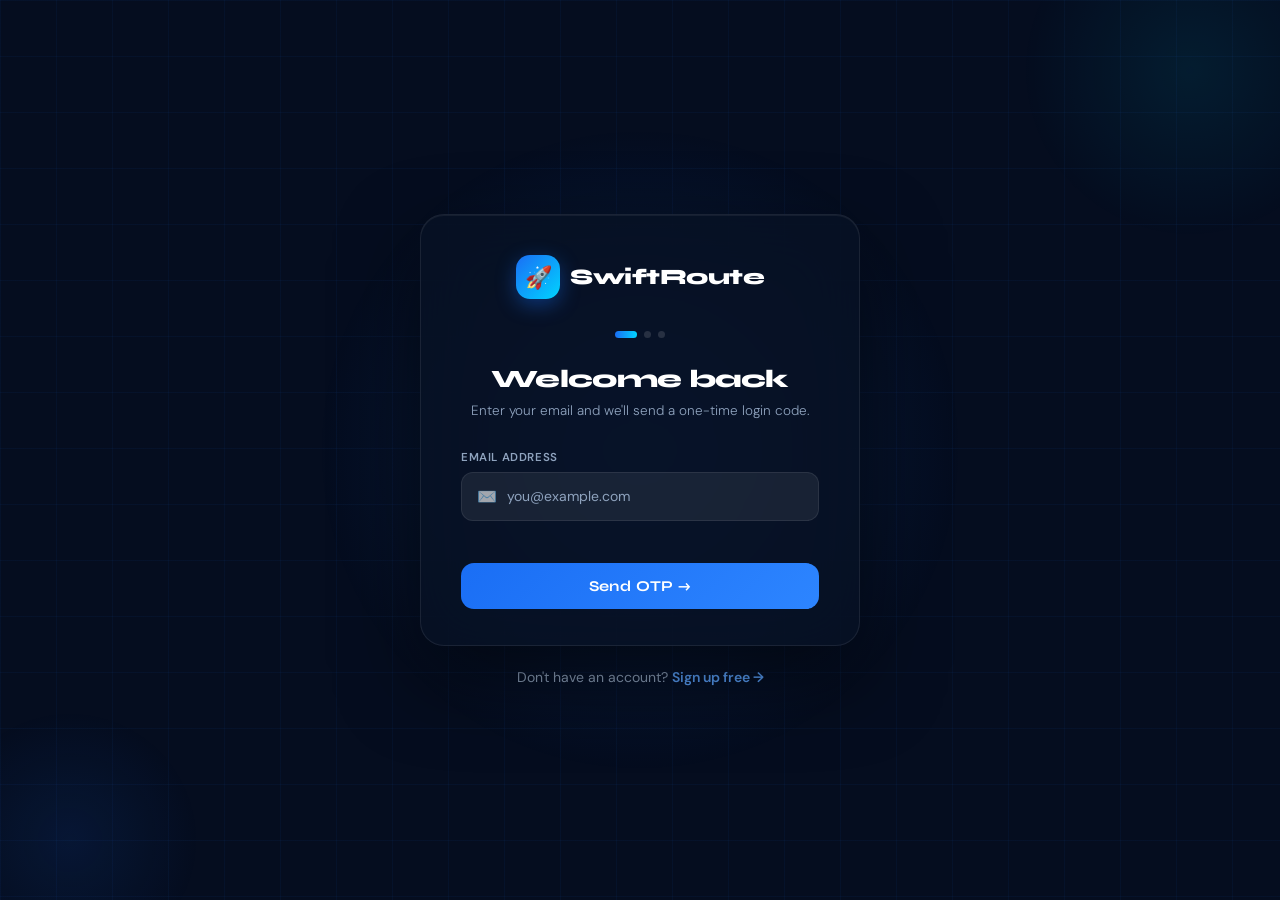
<file: login.html>
<!DOCTYPE html>
<html lang="en">
<head>
<meta charset="UTF-8">
<meta name="viewport" content="width=device-width, initial-scale=1.0">
<title>SwiftRoute — Login</title>
<link rel="preconnect" href="https://fonts.googleapis.com">
<link href="https://fonts.googleapis.com/css2?family=Syne:wght@400;600;700;800&family=DM+Sans:opsz,wght@9..40,300;9..40,400;9..40,500;9..40,600&display=swap" rel="stylesheet">
<style>
*{margin:0;padding:0;box-sizing:border-box}
:root{
  --navy:#050d1f;--navy2:#0a1628;--blue:#1a6ef5;--blue2:#2d85ff;--blue3:#5aa3ff;
  --cyan:#00d4ff;--white:#fff;--white3:#8fa3be;
  --glass:rgba(255,255,255,0.04);--glass2:rgba(255,255,255,0.07);--glass3:rgba(255,255,255,0.13);
  --border:rgba(255,255,255,0.08);--border2:rgba(26,110,245,0.45);
  --success:#00e676;--error:#ff4d6d;
}
html,body{min-height:100%;font-family:'DM Sans',sans-serif;background:var(--navy);color:var(--white)}
body{min-height:100vh;display:flex;flex-direction:column;align-items:center;justify-content:center;padding:24px 16px;position:relative;overflow-x:hidden}
h1,h2,h3{font-family:'Syne',sans-serif}
a{text-decoration:none;color:inherit}
button{cursor:pointer;font-family:'DM Sans',sans-serif}
input{font-family:'DM Sans',sans-serif}

/* BG */
.bg{position:fixed;inset:0;pointer-events:none;z-index:0;overflow:hidden}
.bg-grid{position:absolute;inset:0;background-image:linear-gradient(rgba(26,110,245,.055) 1px,transparent 1px),linear-gradient(90deg,rgba(26,110,245,.055) 1px,transparent 1px);background-size:56px 56px;animation:gridMove 28s linear infinite}
@keyframes gridMove{to{background-position:56px 56px}}
.bg-glow{position:absolute;width:700px;height:700px;border-radius:50%;background:radial-gradient(circle,rgba(26,110,245,.18) 0%,transparent 65%);top:50%;left:50%;transform:translate(-50%,-50%);animation:pulse 5s ease-in-out infinite}
@keyframes pulse{0%,100%{transform:translate(-50%,-50%) scale(1)}50%{transform:translate(-50%,-50%) scale(1.1)}}
.orb{position:absolute;border-radius:50%;pointer-events:none}
.orb1{width:340px;height:340px;background:radial-gradient(circle,rgba(0,212,255,.08),transparent 70%);top:-100px;right:-80px;animation:floatY 8s ease-in-out infinite}
.orb2{width:260px;height:260px;background:radial-gradient(circle,rgba(26,110,245,.1),transparent 70%);bottom:-70px;left:-60px;animation:floatY 7s ease-in-out infinite;animation-delay:3.5s}
@keyframes floatY{0%,100%{transform:translateY(0)}50%{transform:translateY(-22px)}}

/* WRAP */
.wrap{position:relative;z-index:10;width:100%;max-width:440px;animation:cardIn .65s cubic-bezier(.22,1,.36,1) both}
@keyframes cardIn{from{opacity:0;transform:translateY(28px)}to{opacity:1;transform:translateY(0)}}

/* CARD */
.card{background:rgba(8,18,36,0.82);border:1px solid var(--border);border-radius:24px;padding:40px 40px 36px;backdrop-filter:blur(32px);box-shadow:0 32px 80px rgba(0,0,0,.55),inset 0 1px 0 rgba(255,255,255,.06)}

/* BRAND */
.brand{display:flex;align-items:center;gap:10px;justify-content:center;margin-bottom:32px}
.brand-logo{width:44px;height:44px;border-radius:14px;background:linear-gradient(135deg,var(--blue),var(--cyan));display:flex;align-items:center;justify-content:center;font-size:22px;box-shadow:0 6px 20px rgba(26,110,245,.4);flex-shrink:0}
.brand-name{font-family:'Syne',sans-serif;font-weight:800;font-size:22px;letter-spacing:-.5px}

/* STEPS */
.step{display:none}
.step.active{display:block;animation:stepIn .38s cubic-bezier(.22,1,.36,1) both}
@keyframes stepIn{from{opacity:0;transform:translateX(16px)}to{opacity:1;transform:translateX(0)}}

/* PROGRESS */
.dots{display:flex;gap:7px;justify-content:center;margin-bottom:26px}
.dot{width:7px;height:7px;border-radius:50%;background:var(--glass3);transition:all .35s}
.dot.on{width:22px;border-radius:4px;background:linear-gradient(90deg,var(--blue),var(--cyan))}

/* HEADINGS */
.ttl{font-size:25px;font-weight:800;letter-spacing:-.7px;margin-bottom:6px;text-align:center}
.sub{font-size:13.5px;color:var(--white3);text-align:center;margin-bottom:28px;line-height:1.6;font-weight:300}

/* FIELD */
.field{margin-bottom:16px}
.lbl{font-size:11.5px;font-weight:600;letter-spacing:.6px;color:var(--white3);text-transform:uppercase;margin-bottom:7px;display:block}
.inp-wrap{display:flex;align-items:center;gap:10px;background:var(--glass2);border:1.5px solid var(--border);border-radius:12px;padding:13px 15px;transition:border-color .22s,box-shadow .22s}
.inp-wrap:focus-within{border-color:var(--border2);box-shadow:0 0 0 3px rgba(26,110,245,.1)}
.ico{font-size:16px;flex-shrink:0;opacity:.6}
.inp{flex:1;background:transparent;border:none;outline:none;font-size:14.5px;color:var(--white);min-width:0}
.inp::placeholder{color:var(--white3);font-size:14px}

/* SEND OTP inside field */
.send-btn{padding:7px 14px;background:transparent;border:1.5px solid var(--border2);border-radius:9px;font-size:12px;font-weight:700;color:var(--blue3);letter-spacing:.3px;font-family:'Syne',sans-serif;white-space:nowrap;flex-shrink:0;transition:all .2s}
.send-btn:hover:not(:disabled){background:rgba(26,110,245,.13);transform:scale(1.03)}
.send-btn:disabled{opacity:.4;cursor:default}

/* OTP BOXES */
.otp-row{display:flex;gap:7px;margin-top:8px}
.otp-box{flex:1;text-align:center;background:var(--glass2);border:1.5px solid var(--border);border-radius:10px;padding:9px 2px;font-size:17px;font-weight:700;color:var(--white);outline:none;caret-color:var(--cyan);transition:border-color .22s,box-shadow .22s;font-family:'Syne',sans-serif;min-width:0;max-width:48px}
.otp-box:focus{border-color:var(--border2);box-shadow:0 0 0 3px rgba(26,110,245,.1)}
.otp-box.filled{border-color:rgba(0,212,255,.38);color:var(--cyan)}

/* PRIMARY BTN */
.btn{width:100%;padding:14px;background:linear-gradient(135deg,var(--blue),var(--blue2));color:#fff;border:none;border-radius:13px;font-size:15px;font-weight:700;letter-spacing:.4px;font-family:'Syne',sans-serif;transition:all .25s;margin-top:8px;display:flex;align-items:center;justify-content:center;gap:8px}
.btn:hover:not(:disabled){transform:translateY(-2px);box-shadow:0 10px 32px rgba(26,110,245,.5)}
.btn:active{transform:translateY(0)}
.btn:disabled{opacity:.5;cursor:default;transform:none;box-shadow:none}

/* SPINNER */
.spin{width:17px;height:17px;border:2px solid rgba(255,255,255,.28);border-top-color:#fff;border-radius:50%;animation:spin .65s linear infinite;display:none;flex-shrink:0}
@keyframes spin{to{transform:rotate(360deg)}}

/* STATUS */
.msg{font-size:13px;text-align:center;margin-top:10px;min-height:18px;font-weight:500}
.msg.err{color:var(--error)}
.msg.ok{color:var(--success)}
.msg.inf{color:var(--blue3)}

/* RESEND */
.resend{text-align:center;margin-top:12px;font-size:13px;color:var(--white3)}
.resend span{color:var(--blue3);font-weight:600;cursor:pointer}
.resend span.off{color:var(--white3);cursor:default;pointer-events:none}

/* SUCCESS */
.ok-wrap{text-align:center;padding:6px 0}
.ok-icon{font-size:52px;margin-bottom:16px;display:block;animation:pop .5s cubic-bezier(.22,1,.36,1) both}
@keyframes pop{from{transform:scale(0)}to{transform:scale(1)}}
.ok-ttl{font-size:22px;font-weight:800;margin-bottom:8px}
.ok-sub{font-size:13.5px;color:var(--white3);line-height:1.65;margin-bottom:24px}

/* CHANGE LINK */
.change{text-align:center;margin-top:13px;font-size:13px;color:var(--white3)}
.change a{color:var(--blue3);font-weight:600;cursor:pointer}

/* FOOTER */
.footer{text-align:center;margin-top:22px;font-size:14px;color:var(--white3)}
.footer a{color:var(--blue3);font-weight:600;transition:color .2s}
.footer a:hover{color:var(--cyan)}

/* BACK HOME */
.back{display:block;text-align:center;margin-top:10px;font-size:13px;color:var(--white3);transition:color .2s}
.back:hover{color:var(--blue3)}

/* TOAST */
.toast{position:fixed;bottom:24px;left:50%;transform:translateX(-50%) translateY(90px);z-index:9999;padding:12px 22px;border-radius:12px;font-size:13px;font-weight:600;display:flex;align-items:center;gap:9px;background:rgba(10,22,40,.95);backdrop-filter:blur(20px);border:1.5px solid var(--border);opacity:0;transition:all .32s cubic-bezier(.22,1,.36,1);white-space:nowrap;pointer-events:none}
.toast.show{transform:translateX(-50%) translateY(0);opacity:1}
.toast.s{border-color:rgba(0,230,118,.4);color:var(--success)}
.toast.e{border-color:rgba(255,77,109,.4);color:var(--error)}
.toast.i{border-color:var(--border2);color:var(--blue3)}

/* SHAKE */
@keyframes shake{0%,100%{transform:translateX(0)}20%{transform:translateX(-8px)}40%{transform:translateX(8px)}60%{transform:translateX(-5px)}80%{transform:translateX(4px)}}

/* RESPONSIVE */
@media(max-width:480px){
  .card{padding:28px 22px 24px;border-radius:20px}
  .ttl{font-size:22px}
  body{padding:16px 12px}
}
</style>
</head>
<body>

<div class="bg">
  <div class="bg-grid"></div>
  <div class="bg-glow"></div>
  <div class="orb orb1"></div>
  <div class="orb orb2"></div>
</div>

<div class="wrap">
  <div class="card">

    <div class="brand">
      <div class="brand-logo">🚀</div>
      <span class="brand-name">SwiftRoute</span>
    </div>

    <div class="dots">
      <div class="dot on" id="d1"></div>
      <div class="dot" id="d2"></div>
      <div class="dot" id="d3"></div>
    </div>

    <!-- Step 1: Email -->
    <div class="step active" id="s1">
      <h2 class="ttl">Welcome back</h2>
      <p class="sub">Enter your email and we'll send a one-time login code.</p>

      <div class="field">
        <label class="lbl" for="email">Email Address</label>
        <div class="inp-wrap">
          <span class="ico">✉️</span>
          <input class="inp" id="email" type="email" placeholder="you@example.com" autocomplete="email">
        </div>
      </div>

      <p class="msg" id="m1"></p>

      <button class="btn" id="b1" onclick="sendOtp()">
        <span id="b1t">Send OTP →</span>
        <div class="spin" id="b1s"></div>
      </button>
    </div>

    <!-- Step 2: OTP -->
    <div class="step" id="s2">
      <h2 class="ttl">Check your inbox</h2>
      <p class="sub" id="otp-sub">We sent a 6-digit code to your email.</p>

      <div class="field">
        <label class="lbl">6-Digit Code</label>
        <div class="otp-row" id="otp-wrap">
          <input class="otp-box" maxlength="1" inputmode="numeric" type="text">
          <input class="otp-box" maxlength="1" inputmode="numeric" type="text">
          <input class="otp-box" maxlength="1" inputmode="numeric" type="text">
          <input class="otp-box" maxlength="1" inputmode="numeric" type="text">
          <input class="otp-box" maxlength="1" inputmode="numeric" type="text">
          <input class="otp-box" maxlength="1" inputmode="numeric" type="text">
        </div>
      </div>

      <p class="msg" id="m2"></p>

      <div class="resend" id="resend-row" style="display:none">
        <span id="resend-span">Resend in 30s</span>
      </div>

      <button class="btn" id="b2" onclick="verifyOtp()">
        <span id="b2t">Verify &amp; Login</span>
        <div class="spin" id="b2s"></div>
      </button>

      <p class="change">Wrong email? <a onclick="goStep(1)">Change</a></p>
    </div>

    <!-- Step 3: Success -->
    <div class="step" id="s3">
      <div class="ok-wrap">
        <span class="ok-icon">🎉</span>
        <h2 class="ok-ttl">You're in!</h2>
        <p class="ok-sub">Successfully logged into SwiftRoute.<br>Redirecting you to the dashboard…</p>
        <button class="btn" onclick="location.href='index.html'">Go to Dashboard →</button>
        <a class="back" href="index.html">← Back to SwiftRoute</a>
      </div>
    </div>

  </div>

  <p class="footer" id="foot">Don't have an account? <a href="signup.html">Sign up free →</a></p>
</div>

<div id="toast" class="toast"></div>

<script>
// ── State ──────────────────────────────────────────────
let _otp = '';

// ── OTP Wire ──────────────────────────────────────────
const boxes = document.querySelectorAll('.otp-box');
boxes.forEach((b, i) => {
  b.addEventListener('keydown', e => {
    if (e.key === 'Backspace' && !b.value && i > 0) { boxes[i-1].focus(); boxes[i-1].classList.remove('filled'); }
  });
  b.addEventListener('input', e => {
    const v = e.target.value.replace(/\D/g,'').slice(-1);
    b.value = v;
    b.classList.toggle('filled', !!v);
    if (v && i < boxes.length - 1) boxes[i+1].focus();
  });
  b.addEventListener('paste', e => {
    e.preventDefault();
    const t = (e.clipboardData||window.clipboardData).getData('text').replace(/\D/g,'');
    [...t].forEach((c,j) => { if(boxes[i+j]){boxes[i+j].value=c;boxes[i+j].classList.add('filled');} });
    boxes[Math.min(i+t.length, boxes.length-1)].focus();
  });
});

// ── Helpers ───────────────────────────────────────────
function toast(msg, type='i') {
  const t = document.getElementById('toast');
  t.className = `toast ${type}`;
  t.innerHTML = `<span>${{s:'✅',e:'❌',i:'💬'}[type]||'💬'}</span><span>${msg}</span>`;
  t.classList.add('show');
  clearTimeout(t._t);
  t._t = setTimeout(() => t.classList.remove('show'), 3500);
}
function setMsg(id, txt, cls) {
  const el = document.getElementById(id);
  el.textContent = txt; el.className = `msg ${cls}`;
}
function setBusy(btn, txt, spin, on) {
  document.getElementById(btn).disabled = on;
  document.getElementById(txt).style.display = on ? 'none' : '';
  document.getElementById(spin).style.display = on ? 'block' : 'none';
}
function validEmail(e) { return /^[^\s@]+@[^\s@]+\.[^\s@]+$/.test(e); }
function goStep(n) {
  [1,2,3].forEach(i => document.getElementById('s'+i).classList.toggle('active', i===n));
  [1,2,3].forEach(i => document.getElementById('d'+i).classList.toggle('on', i<=n));
  document.getElementById('foot').style.display = n===3 ? 'none' : '';
}
function otpVal() { return [...boxes].map(b=>b.value).join(''); }
function countdown(sec, spanId, onDone) {
  let s = sec;
  const sp = document.getElementById(spanId);
  const tick = () => {
    sp.className = 'off'; sp.textContent = `Resend in ${s}s`;
    if (s-- <= 0) { sp.className = ''; sp.textContent = 'Resend OTP'; onDone && onDone(); return; }
    setTimeout(tick, 1000);
  };
  tick();
}

// ── Step 1: Send OTP ──────────────────────────────────
async function sendOtp() {
  const email = document.getElementById('email').value.trim();
  if (!validEmail(email)) { setMsg('m1','⚠️ Please enter a valid email address.','err'); return; }
  setBusy('b1','b1t','b1s', true);
  setMsg('m1','','');
  await new Promise(r => setTimeout(r, 1100));
  _otp = String(Math.floor(100000 + Math.random()*900000));
  console.log('[DEV] OTP:', _otp); // remove in production
  setBusy('b1','b1t','b1s', false);
  document.getElementById('otp-sub').textContent = `We sent a 6-digit code to ${email}`;
  toast(`Code sent to ${email}`, 's');
  goStep(2);
  setTimeout(() => boxes[0].focus(), 300);
  document.getElementById('resend-row').style.display = 'block';
  countdown(30, 'resend-span', () => {
    document.getElementById('resend-span').onclick = async () => {
      document.getElementById('resend-span').className = 'off';
      await new Promise(r => setTimeout(r, 800));
      _otp = String(Math.floor(100000 + Math.random()*900000));
      console.log('[DEV] Resent OTP:', _otp);
      toast('New code sent!', 'i');
      countdown(30, 'resend-span', null);
    };
  });
}

// ── Step 2: Verify OTP ────────────────────────────────
async function verifyOtp() {
  const code = otpVal();
  if (code.length < 6) { setMsg('m2','⚠️ Please enter all 6 digits.','err'); return; }
  setBusy('b2','b2t','b2s', true);
  setMsg('m2','','');
  await new Promise(r => setTimeout(r, 950));
  if (code === _otp) {
    setBusy('b2','b2t','b2s', false);
    toast('Login successful! 🎉','s');
    goStep(3);
  } else {
    setBusy('b2','b2t','b2s', false);
    setMsg('m2','❌ Incorrect code — please try again.','err');
    const w = document.getElementById('otp-wrap');
    w.style.animation = 'none'; w.offsetHeight; w.style.animation = 'shake .4s ease';
    boxes.forEach(b => { b.value=''; b.classList.remove('filled'); });
    boxes[0].focus();
  }
}

// ── Enter keys ────────────────────────────────────────
document.getElementById('email').addEventListener('keydown', e => { if(e.key==='Enter') sendOtp(); });
</script>
</body>
</html>
</file>
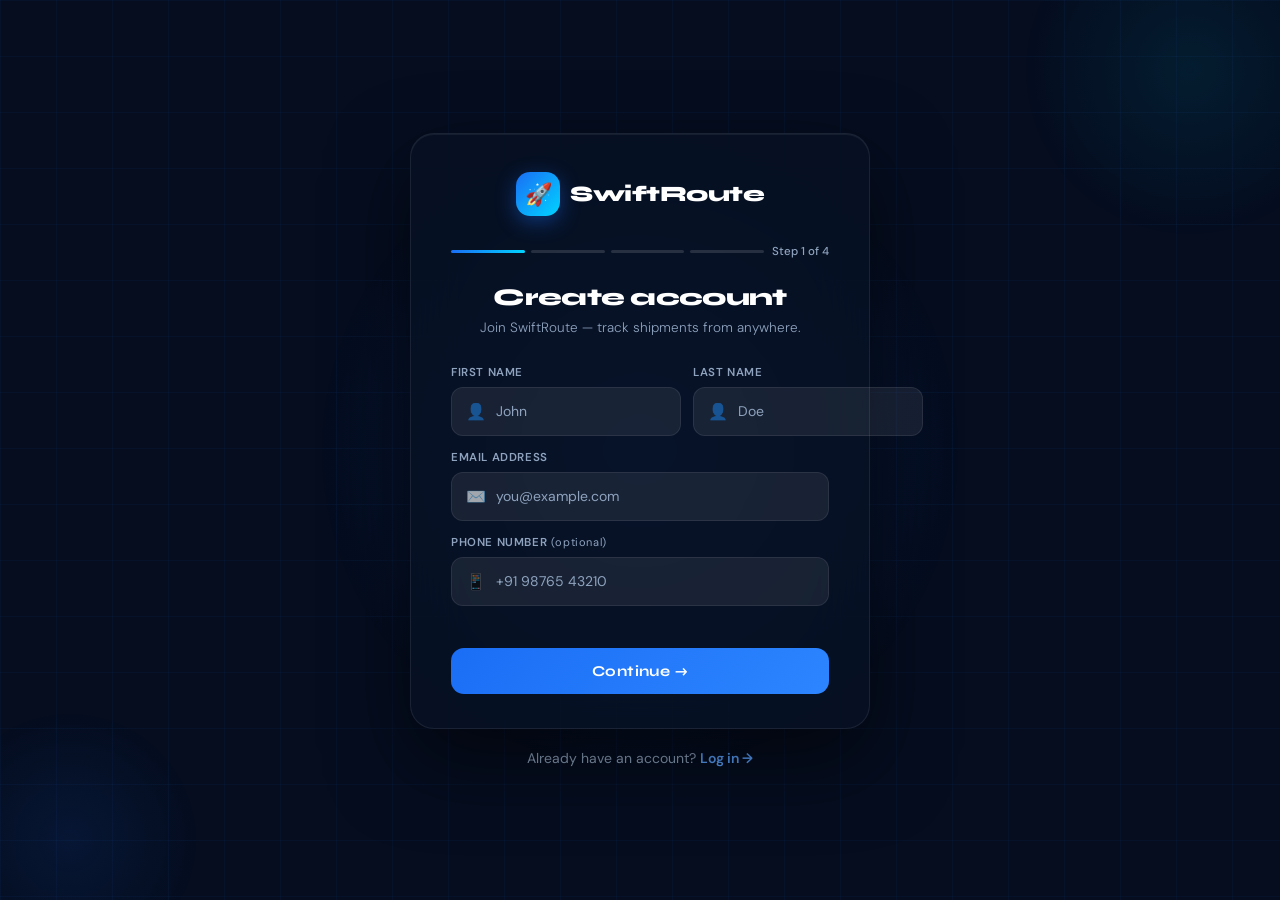
<file: signup.html>
<!DOCTYPE html>
<html lang="en">
<head>
<meta charset="UTF-8">
<meta name="viewport" content="width=device-width, initial-scale=1.0">
<title>SwiftRoute — Sign Up</title>
<link rel="preconnect" href="https://fonts.googleapis.com">
<link href="https://fonts.googleapis.com/css2?family=Syne:wght@400;600;700;800&family=DM+Sans:opsz,wght@9..40,300;9..40,400;9..40,500;9..40,600&display=swap" rel="stylesheet">
<style>
*{margin:0;padding:0;box-sizing:border-box}
:root{
  --navy:#050d1f;--navy2:#0a1628;--blue:#1a6ef5;--blue2:#2d85ff;--blue3:#5aa3ff;
  --cyan:#00d4ff;--white:#fff;--white3:#8fa3be;
  --glass:rgba(255,255,255,0.04);--glass2:rgba(255,255,255,0.07);--glass3:rgba(255,255,255,0.13);
  --border:rgba(255,255,255,0.08);--border2:rgba(26,110,245,0.45);
  --success:#00e676;--warning:#ffb300;--error:#ff4d6d;
}
html{min-height:100%}
body{min-height:100vh;font-family:'DM Sans',sans-serif;background:var(--navy);color:var(--white);display:flex;flex-direction:column;align-items:center;justify-content:center;padding:28px 16px;position:relative;overflow-x:hidden}
h1,h2,h3{font-family:'Syne',sans-serif}
a{text-decoration:none;color:inherit}
button{cursor:pointer;font-family:'DM Sans',sans-serif}
input{font-family:'DM Sans',sans-serif}

/* BG */
.bg{position:fixed;inset:0;pointer-events:none;z-index:0;overflow:hidden}
.bg-grid{position:absolute;inset:0;background-image:linear-gradient(rgba(26,110,245,.055) 1px,transparent 1px),linear-gradient(90deg,rgba(26,110,245,.055) 1px,transparent 1px);background-size:56px 56px;animation:gridMove 28s linear infinite}
@keyframes gridMove{to{background-position:56px 56px}}
.bg-glow{position:absolute;width:700px;height:700px;border-radius:50%;background:radial-gradient(circle,rgba(26,110,245,.18) 0%,transparent 65%);top:50%;left:50%;transform:translate(-50%,-50%);animation:pulse 5s ease-in-out infinite}
@keyframes pulse{0%,100%{transform:translate(-50%,-50%) scale(1)}50%{transform:translate(-50%,-50%) scale(1.1)}}
.orb{position:absolute;border-radius:50%;pointer-events:none}
.orb1{width:340px;height:340px;background:radial-gradient(circle,rgba(0,212,255,.08),transparent 70%);top:-100px;right:-80px;animation:floatY 8s ease-in-out infinite}
.orb2{width:260px;height:260px;background:radial-gradient(circle,rgba(26,110,245,.1),transparent 70%);bottom:-70px;left:-60px;animation:floatY 7s ease-in-out infinite;animation-delay:3.5s}
@keyframes floatY{0%,100%{transform:translateY(0)}50%{transform:translateY(-22px)}}

/* WRAP */
.wrap{position:relative;z-index:10;width:100%;max-width:460px;animation:cardIn .65s cubic-bezier(.22,1,.36,1) both}
@keyframes cardIn{from{opacity:0;transform:translateY(28px)}to{opacity:1;transform:translateY(0)}}

/* CARD */
.card{background:rgba(8,18,36,0.82);border:1px solid var(--border);border-radius:24px;padding:38px 40px 34px;backdrop-filter:blur(32px);box-shadow:0 32px 80px rgba(0,0,0,.55),inset 0 1px 0 rgba(255,255,255,.06)}

/* BRAND */
.brand{display:flex;align-items:center;gap:10px;justify-content:center;margin-bottom:28px}
.brand-logo{width:44px;height:44px;border-radius:14px;background:linear-gradient(135deg,var(--blue),var(--cyan));display:flex;align-items:center;justify-content:center;font-size:22px;box-shadow:0 6px 20px rgba(26,110,245,.4);flex-shrink:0}
.brand-name{font-family:'Syne',sans-serif;font-weight:800;font-size:22px;letter-spacing:-.5px}

/* STEPS */
.step{display:none}
.step.active{display:block;animation:stepIn .38s cubic-bezier(.22,1,.36,1) both}
@keyframes stepIn{from{opacity:0;transform:translateX(16px)}to{opacity:1;transform:translateX(0)}}

/* PROGRESS BAR */
.prog-wrap{display:flex;align-items:center;gap:6px;margin-bottom:24px}
.prog-seg{flex:1;height:3px;border-radius:2px;background:var(--glass3);transition:background .4s,transform .4s}
.prog-seg.on{background:linear-gradient(90deg,var(--blue),var(--cyan))}
.prog-label{font-size:11.5px;color:var(--white3);font-weight:500;white-space:nowrap;margin-left:2px}

/* HEADINGS */
.ttl{font-size:24px;font-weight:800;letter-spacing:-.7px;margin-bottom:5px;text-align:center}
.sub{font-size:13.5px;color:var(--white3);text-align:center;margin-bottom:26px;line-height:1.6;font-weight:300}

/* FIELD */
.field{margin-bottom:14px}
.lbl{font-size:11.5px;font-weight:600;letter-spacing:.6px;color:var(--white3);text-transform:uppercase;margin-bottom:7px;display:block}
.inp-wrap{display:flex;align-items:center;gap:10px;background:var(--glass2);border:1.5px solid var(--border);border-radius:12px;padding:13px 14px;transition:border-color .22s,box-shadow .22s}
.inp-wrap:focus-within{border-color:var(--border2);box-shadow:0 0 0 3px rgba(26,110,245,.1)}
.ico{font-size:16px;flex-shrink:0;opacity:.6}
.inp{flex:1;background:transparent;border:none;outline:none;font-size:14.5px;color:var(--white);min-width:0}
.inp::placeholder{color:var(--white3);font-size:14px}
.inp.err-field{border-color:rgba(255,77,109,.5)!important}

/* NAME GRID */
.row2{display:grid;grid-template-columns:1fr 1fr;gap:12px}

/* PASSWORD TOGGLE */
.eye{background:transparent;border:none;color:var(--white3);font-size:16px;padding:0;line-height:1;cursor:pointer;flex-shrink:0;transition:color .2s}
.eye:hover{color:var(--blue3)}

/* STRENGTH */
.strength{margin-top:7px}
.s-bar{display:flex;gap:4px;margin-bottom:4px}
.s-seg{flex:1;height:3px;border-radius:2px;background:var(--glass3);transition:background .3s}
.s-seg.w{background:var(--error)}
.s-seg.m{background:var(--warning)}
.s-seg.g{background:var(--success)}
.s-lbl{font-size:11px;color:var(--white3)}

/* CHECKBOX */
.chk-row{display:flex;align-items:flex-start;gap:10px;margin:4px 0 6px}
.chk-row input[type=checkbox]{width:17px;height:17px;accent-color:var(--blue);flex-shrink:0;margin-top:2px;cursor:pointer}
.chk-lbl{font-size:13px;color:var(--white3);line-height:1.5}
.chk-lbl a{color:var(--blue3);font-weight:600}

/* OTP BOXES */
.otp-row{display:flex;gap:7px;margin-top:8px}
.otp-box{flex:1;text-align:center;background:var(--glass2);border:1.5px solid var(--border);border-radius:10px;padding:9px 2px;font-size:17px;font-weight:700;color:var(--white);outline:none;caret-color:var(--cyan);transition:border-color .22s,box-shadow .22s;font-family:'Syne',sans-serif;min-width:0;max-width:48px}
.otp-box:focus{border-color:var(--border2);box-shadow:0 0 0 3px rgba(26,110,245,.1)}
.otp-box.filled{border-color:rgba(0,212,255,.38);color:var(--cyan)}

/* SPINNER */
.spin{width:17px;height:17px;border:2px solid rgba(255,255,255,.28);border-top-color:#fff;border-radius:50%;animation:spin .65s linear infinite;display:none;flex-shrink:0}
@keyframes spin{to{transform:rotate(360deg)}}

/* PRIMARY BTN */
.btn{width:100%;padding:14px;background:linear-gradient(135deg,var(--blue),var(--blue2));color:#fff;border:none;border-radius:13px;font-size:15px;font-weight:700;letter-spacing:.4px;font-family:'Syne',sans-serif;transition:all .25s;margin-top:10px;display:flex;align-items:center;justify-content:center;gap:8px}
.btn:hover:not(:disabled){transform:translateY(-2px);box-shadow:0 10px 32px rgba(26,110,245,.5)}
.btn:active{transform:translateY(0)}
.btn:disabled{opacity:.5;cursor:default;transform:none;box-shadow:none}

/* STATUS */
.msg{font-size:13px;text-align:center;margin-top:10px;min-height:18px;font-weight:500}
.msg.err{color:var(--error)}
.msg.ok{color:var(--success)}
.msg.inf{color:var(--blue3)}

/* RESEND */
.resend{text-align:center;margin-top:12px;font-size:13px;color:var(--white3)}
.resend span{color:var(--blue3);font-weight:600;cursor:pointer}
.resend span.off{color:var(--white3);cursor:default;pointer-events:none}

/* CHANGE */
.change{text-align:center;margin-top:13px;font-size:13px;color:var(--white3)}
.change a{color:var(--blue3);font-weight:600;cursor:pointer}

/* SUCCESS */
.ok-wrap{text-align:center;padding:8px 0}
.ok-icon{font-size:54px;margin-bottom:14px;display:block;animation:pop .5s cubic-bezier(.22,1,.36,1) both}
@keyframes pop{from{transform:scale(0)}to{transform:scale(1)}}
.ok-ttl{font-size:22px;font-weight:800;margin-bottom:8px}
.ok-sub{font-size:13.5px;color:var(--white3);line-height:1.65;margin-bottom:22px}

/* FOOTER */
.footer{text-align:center;margin-top:20px;font-size:14px;color:var(--white3)}
.footer a{color:var(--blue3);font-weight:600;transition:color .2s}
.footer a:hover{color:var(--cyan)}
.back{display:block;text-align:center;margin-top:10px;font-size:13px;color:var(--white3);transition:color .2s}
.back:hover{color:var(--blue3)}

/* TOAST */
.toast{position:fixed;bottom:24px;left:50%;transform:translateX(-50%) translateY(90px);z-index:9999;padding:12px 22px;border-radius:12px;font-size:13px;font-weight:600;display:flex;align-items:center;gap:9px;background:rgba(10,22,40,.95);backdrop-filter:blur(20px);border:1.5px solid var(--border);opacity:0;transition:all .32s cubic-bezier(.22,1,.36,1);white-space:nowrap;pointer-events:none;max-width:90vw}
.toast.show{transform:translateX(-50%) translateY(0);opacity:1}
.toast.s{border-color:rgba(0,230,118,.4);color:var(--success)}
.toast.e{border-color:rgba(255,77,109,.4);color:var(--error)}
.toast.i{border-color:var(--border2);color:var(--blue3)}

@keyframes shake{0%,100%{transform:translateX(0)}20%{transform:translateX(-8px)}40%{transform:translateX(8px)}60%{transform:translateX(-5px)}80%{transform:translateX(4px)}}

@media(max-width:480px){
  .card{padding:26px 20px 22px;border-radius:20px}
  .ttl{font-size:21px}
  .row2{grid-template-columns:1fr}
  body{padding:16px 12px}
}
.pending-box{background:var(--glass2);border:1.5px solid var(--border);border-radius:14px;padding:16px 18px;margin:20px 0 16px;text-align:left;display:flex;flex-direction:column;gap:12px}
.pending-row{display:flex;align-items:center;gap:10px;font-size:13px;font-weight:500;color:var(--white)}
.pending-row.muted{opacity:.4}
.pending-dot{width:8px;height:8px;border-radius:50%;background:var(--white3);flex-shrink:0}
.pulse-dot{background:var(--warning);animation:dotPulse 1.5s ease-in-out infinite}
@keyframes dotPulse{0%,100%{box-shadow:0 0 0 0 rgba(255,179,0,.5)}50%{box-shadow:0 0 0 5px rgba(255,179,0,0)}}
.pending-row span:nth-child(2){flex:1}
.badge-done{font-size:11px;font-weight:700;color:var(--success);background:rgba(0,230,118,.1);border:1px solid rgba(0,230,118,.25);border-radius:6px;padding:2px 8px;white-space:nowrap}
.badge-pending{font-size:11px;font-weight:700;color:var(--warning);background:rgba(255,179,0,.1);border:1px solid rgba(255,179,0,.25);border-radius:6px;padding:2px 8px;white-space:nowrap;animation:badgeFade 1.5s ease-in-out infinite}
@keyframes badgeFade{0%,100%{opacity:1}50%{opacity:.5}}
.badge-lock{font-size:13px}
.pending-note{font-size:12.5px;color:var(--white3);line-height:1.65;margin-bottom:20px;text-align:center}
.pending-note strong{color:var(--blue3)}


</style>
</head>
<body>

<div class="bg">
  <div class="bg-grid"></div>
  <div class="bg-glow"></div>
  <div class="orb orb1"></div>
  <div class="orb orb2"></div>
</div>

<div class="wrap">
  <div class="card">

    <div class="brand">
      <div class="brand-logo">🚀</div>
      <span class="brand-name">SwiftRoute</span>
    </div>

    <!-- Progress bar -->
    <div class="prog-wrap">
      <div class="prog-seg on" id="p1"></div>
      <div class="prog-seg" id="p2"></div>
      <div class="prog-seg" id="p3"></div>
      <div class="prog-seg" id="p4"></div>
      <span class="prog-label" id="p-lbl">Step 1 of 4</span>
    </div>

    <!-- ── Step 1: Details ── -->
    <div class="step active" id="s1">
      <h2 class="ttl">Create account</h2>
      <p class="sub">Join SwiftRoute — track shipments from anywhere.</p>

      <div class="row2">
        <div class="field">
          <label class="lbl" for="fn">First Name</label>
          <div class="inp-wrap">
            <span class="ico">👤</span>
            <input class="inp" id="fn" type="text" placeholder="John" autocomplete="given-name">
          </div>
        </div>
        <div class="field">
          <label class="lbl" for="ln">Last Name</label>
          <div class="inp-wrap">
            <span class="ico">👤</span>
            <input class="inp" id="ln" type="text" placeholder="Doe" autocomplete="family-name">
          </div>
        </div>
      </div>

      <div class="field">
        <label class="lbl" for="em">Email Address</label>
        <div class="inp-wrap">
          <span class="ico">✉️</span>
          <input class="inp" id="em" type="email" placeholder="you@example.com" autocomplete="email">
        </div>
      </div>

      <div class="field">
        <label class="lbl" for="ph">Phone Number <span style="color:var(--white3);text-transform:none;font-weight:400;font-size:11px">(optional)</span></label>
        <div class="inp-wrap">
          <span class="ico">📱</span>
          <input class="inp" id="ph" type="tel" placeholder="+91 98765 43210" autocomplete="tel">
        </div>
      </div>

      <p class="msg" id="m1"></p>

      <button class="btn" id="b1" onclick="step1()">
        <span id="b1t">Continue →</span>
        <div class="spin" id="b1s"></div>
      </button>
    </div>

    <!-- ── Step 2: Verify OTP ── -->
    <div class="step" id="s2">
      <h2 class="ttl">Verify your email</h2>
      <p class="sub" id="v-sub">Enter the 6-digit code we sent you.</p>

      <div class="field">
        <label class="lbl">Verification Code</label>
        <div class="otp-row" id="otp-wrap">
          <input class="otp-box" maxlength="1" inputmode="numeric" type="text">
          <input class="otp-box" maxlength="1" inputmode="numeric" type="text">
          <input class="otp-box" maxlength="1" inputmode="numeric" type="text">
          <input class="otp-box" maxlength="1" inputmode="numeric" type="text">
          <input class="otp-box" maxlength="1" inputmode="numeric" type="text">
          <input class="otp-box" maxlength="1" inputmode="numeric" type="text">
        </div>
      </div>

      <p class="msg" id="m2"></p>

      <div class="resend" id="resend-row" style="display:none">
        <span id="resend-span">Resend in 30s</span>
      </div>

      <button class="btn" id="b2" onclick="step2()">
        <span id="b2t">Verify Email ✓</span>
        <div class="spin" id="b2s"></div>
      </button>

      <p class="change">Wrong email? <a onclick="goStep(1)">Change</a></p>
    </div>

    <!-- ── Step 3: Password ── -->
    <div class="step" id="s3">
      <h2 class="ttl">Set a password</h2>
      <p class="sub">Choose a strong password to protect your account.</p>

      <div class="field">
        <label class="lbl" for="pw1">Password</label>
        <div class="inp-wrap">
          <span class="ico">🔒</span>
          <input class="inp" id="pw1" type="password" placeholder="Min. 8 characters" autocomplete="new-password" oninput="pwStrength()">
          <button class="eye" onclick="toggleEye('pw1','e1')" id="e1">👁️</button>
        </div>
        <div class="strength" id="str-wrap">
          <div class="s-bar">
            <div class="s-seg" id="ss1"></div>
            <div class="s-seg" id="ss2"></div>
            <div class="s-seg" id="ss3"></div>
            <div class="s-seg" id="ss4"></div>
          </div>
          <span class="s-lbl" id="s-lbl"></span>
        </div>
      </div>

      <div class="field">
        <label class="lbl" for="pw2">Confirm Password</label>
        <div class="inp-wrap">
          <span class="ico">🔒</span>
          <input class="inp" id="pw2" type="password" placeholder="Repeat your password" autocomplete="new-password">
          <button class="eye" onclick="toggleEye('pw2','e2')" id="e2">👁️</button>
        </div>
      </div>

      <div class="chk-row">
        <input type="checkbox" id="terms">
        <label class="chk-lbl" for="terms">I agree to the <a href="#">Terms of Service</a> and <a href="#">Privacy Policy</a></label>
      </div>

      <p class="msg" id="m3"></p>

      <button class="btn" id="b3" onclick="step3()">
        <span id="b3t">Create Account 🚀</span>
        <div class="spin" id="b3s"></div>
      </button>
    </div>

    <!-- ── Step 4: Pending Approval ── -->
    <div class="step" id="s4">
      <div class="ok-wrap">
        <span class="ok-icon">⏳</span>
        <h2 class="ok-ttl">Request Submitted!</h2>
        <p class="ok-sub" id="ok-sub">Your account request has been sent to the admin for review.</p>

        <div class="pending-box">
          <div class="pending-row">
            <span class="pending-dot"></span>
            <span>Account details saved</span>
            <span class="badge-done">✓ Done</span>
          </div>
          <div class="pending-row">
            <span class="pending-dot pulse-dot"></span>
            <span>Waiting for admin approval</span>
            <span class="badge-pending">Pending</span>
          </div>
          <div class="pending-row muted">
            <span class="pending-dot"></span>
            <span>Account activated</span>
            <span class="badge-lock">🔒</span>
          </div>
        </div>

        <p class="pending-note">You'll receive a confirmation email at <strong id="pending-email"></strong> once your account is approved. This usually takes 24–48 hours.</p>

        <a class="back" href="index.html">← Back to SwiftRoute</a>
      </div>
    </div>

  </div>

  <p class="footer" id="foot">Already have an account? <a href="login.html">Log in →</a></p>
</div>

<div id="toast" class="toast"></div>

<script>
// ── State ──────────────────────────────────────────────
let _otp = '';

// ── OTP Boxes ─────────────────────────────────────────
const boxes = document.querySelectorAll('.otp-box');
boxes.forEach((b, i) => {
  b.addEventListener('keydown', e => {
    if (e.key==='Backspace' && !b.value && i>0){ boxes[i-1].focus(); boxes[i-1].classList.remove('filled'); }
  });
  b.addEventListener('input', e => {
    const v = e.target.value.replace(/\D/g,'').slice(-1);
    b.value = v; b.classList.toggle('filled', !!v);
    if (v && i < boxes.length-1) boxes[i+1].focus();
  });
  b.addEventListener('paste', e => {
    e.preventDefault();
    const t = (e.clipboardData||window.clipboardData).getData('text').replace(/\D/g,'');
    [...t].forEach((c,j) => { if(boxes[i+j]){boxes[i+j].value=c;boxes[i+j].classList.add('filled');} });
    boxes[Math.min(i+t.length, boxes.length-1)].focus();
  });
});

// ── Utils ─────────────────────────────────────────────
function toast(msg, type='i'){
  const t = document.getElementById('toast');
  t.className = `toast ${type}`;
  t.innerHTML = `<span>${{s:'✅',e:'❌',i:'💬'}[type]}</span><span>${msg}</span>`;
  t.classList.add('show'); clearTimeout(t._t);
  t._t = setTimeout(()=>t.classList.remove('show'), 3500);
}
function setMsg(id, txt, cls){ const el=document.getElementById(id); el.textContent=txt; el.className=`msg ${cls}`; }
function busy(n, on){
  document.getElementById('b'+n).disabled=on;
  document.getElementById('b'+n+'t').style.display=on?'none':'';
  document.getElementById('b'+n+'s').style.display=on?'block':'none';
}
function validEmail(e){ return /^[^\s@]+@[^\s@]+\.[^\s@]+$/.test(e); }
function otpVal(){ return [...boxes].map(b=>b.value).join(''); }

function goStep(n){
  [1,2,3,4].forEach(i=>{
    document.getElementById('s'+i).classList.toggle('active', i===n);
    const p = document.getElementById('p'+i);
    if(p) p.classList.toggle('on', i<=n);
  });
  document.getElementById('p-lbl').textContent = n < 4 ? `Step ${n} of 4` : 'Done!';
  document.getElementById('foot').style.display = n===4 ? 'none' : '';
  window.scrollTo({top:0, behavior:'smooth'});
}

function countdown(sec, spanId, onDone){
  let s=sec;
  const sp=document.getElementById(spanId);
  const tick=()=>{
    sp.className='off'; sp.textContent=`Resend in ${s}s`;
    if(s--<=0){ sp.className=''; sp.textContent='Resend OTP'; onDone&&onDone(); return; }
    setTimeout(tick,1000);
  };
  tick();
}

// ── Step 1 ────────────────────────────────────────────
async function step1(){
  const first=document.getElementById('fn').value.trim();
  const last=document.getElementById('ln').value.trim();
  const email=document.getElementById('em').value.trim();
  const st=document.getElementById('m1');
  if(!first){ setMsg('m1','⚠️ First name is required.','err'); return; }
  if(!last){ setMsg('m1','⚠️ Last name is required.','err'); return; }
  if(!validEmail(email)){ setMsg('m1','⚠️ Please enter a valid email address.','err'); return; }
  busy(1,true); setMsg('m1','','');
  await new Promise(r=>setTimeout(r,1100));
  _otp = String(Math.floor(100000+Math.random()*900000));
  console.log('[DEV] OTP:', _otp);
  busy(1,false);
  document.getElementById('v-sub').textContent=`We sent a 6-digit code to ${email}`;
  toast(`Code sent to ${email}`,'s');
  goStep(2);
  setTimeout(()=>boxes[0].focus(),300);
  document.getElementById('resend-row').style.display='block';
  countdown(30,'resend-span',()=>{
    document.getElementById('resend-span').onclick=async()=>{
      document.getElementById('resend-span').className='off';
      await new Promise(r=>setTimeout(r,800));
      _otp=String(Math.floor(100000+Math.random()*900000));
      console.log('[DEV] Resent OTP:',_otp);
      toast('New code sent!','i');
      countdown(30,'resend-span',null);
    };
  });
}

// ── Step 2 ────────────────────────────────────────────
async function step2(){
  const code=otpVal();
  if(code.length<6){ setMsg('m2','⚠️ Please enter all 6 digits.','err'); return; }
  busy(2,true); setMsg('m2','','');
  await new Promise(r=>setTimeout(r,900));
  if(code===_otp){
    busy(2,false); toast('Email verified! ✅','s'); goStep(3);
    setTimeout(()=>document.getElementById('pw1').focus(),350);
  } else {
    busy(2,false); setMsg('m2','❌ Incorrect code — please try again.','err');
    const w=document.getElementById('otp-wrap');
    w.style.animation='none'; w.offsetHeight; w.style.animation='shake .4s ease';
    boxes.forEach(b=>{b.value='';b.classList.remove('filled');}); boxes[0].focus();
  }
}

// ── Step 3 ────────────────────────────────────────────
async function step3(){
  const pw=document.getElementById('pw1').value;
  const pw2=document.getElementById('pw2').value;
  const ok=document.getElementById('terms').checked;
  if(pw.length<8){ setMsg('m3','⚠️ Password must be at least 8 characters.','err'); return; }
  if(score(pw)<2){ setMsg('m3','⚠️ Please use a stronger password.','err'); return; }
  if(pw!==pw2){ setMsg('m3','⚠️ Passwords do not match.','err'); return; }
  if(!ok){ setMsg('m3','⚠️ Please agree to the Terms of Service.','err'); return; }
  busy(3,true); setMsg('m3','','');
  await new Promise(r=>setTimeout(r,1400));
  busy(3,false);
  const name=document.getElementById('fn').value.trim();
  const email=document.getElementById('em').value.trim();
  document.getElementById('ok-sub').innerHTML=`Hi <strong>${name}</strong>, your request has been received!`;
  document.getElementById('pending-email').textContent=email;
  toast('Request submitted — awaiting admin approval 🕐','i');
  goStep(4);
}

// ── Password strength ─────────────────────────────────
function score(pw){
  let s=0;
  if(pw.length>=8) s++;
  if(/[A-Z]/.test(pw)) s++;
  if(/[0-9]/.test(pw)) s++;
  if(/[^A-Za-z0-9]/.test(pw)) s++;
  return s;
}
function pwStrength(){
  const pw=document.getElementById('pw1').value;
  const s=score(pw);
  const cls=['','w','w','m','g'];
  const lbl=['','Weak','Fair','Good','Strong'];
  [1,2,3,4].forEach(i=>{
    const el=document.getElementById('ss'+i);
    el.className='s-seg';
    if(i<=s) el.classList.add(cls[s]);
  });
  document.getElementById('s-lbl').textContent=pw?lbl[s]:'';
}
function toggleEye(inp, btn){
  const el=document.getElementById(inp);
  el.type=el.type==='password'?'text':'password';
  document.getElementById(btn).textContent=el.type==='password'?'👁️':'🙈';
}

// ── Enter keys ────────────────────────────────────────
document.getElementById('em').addEventListener('keydown',e=>{if(e.key==='Enter')step1();});
document.getElementById('pw2').addEventListener('keydown',e=>{if(e.key==='Enter')step3();});
</script>
</body>
</html>
</file>
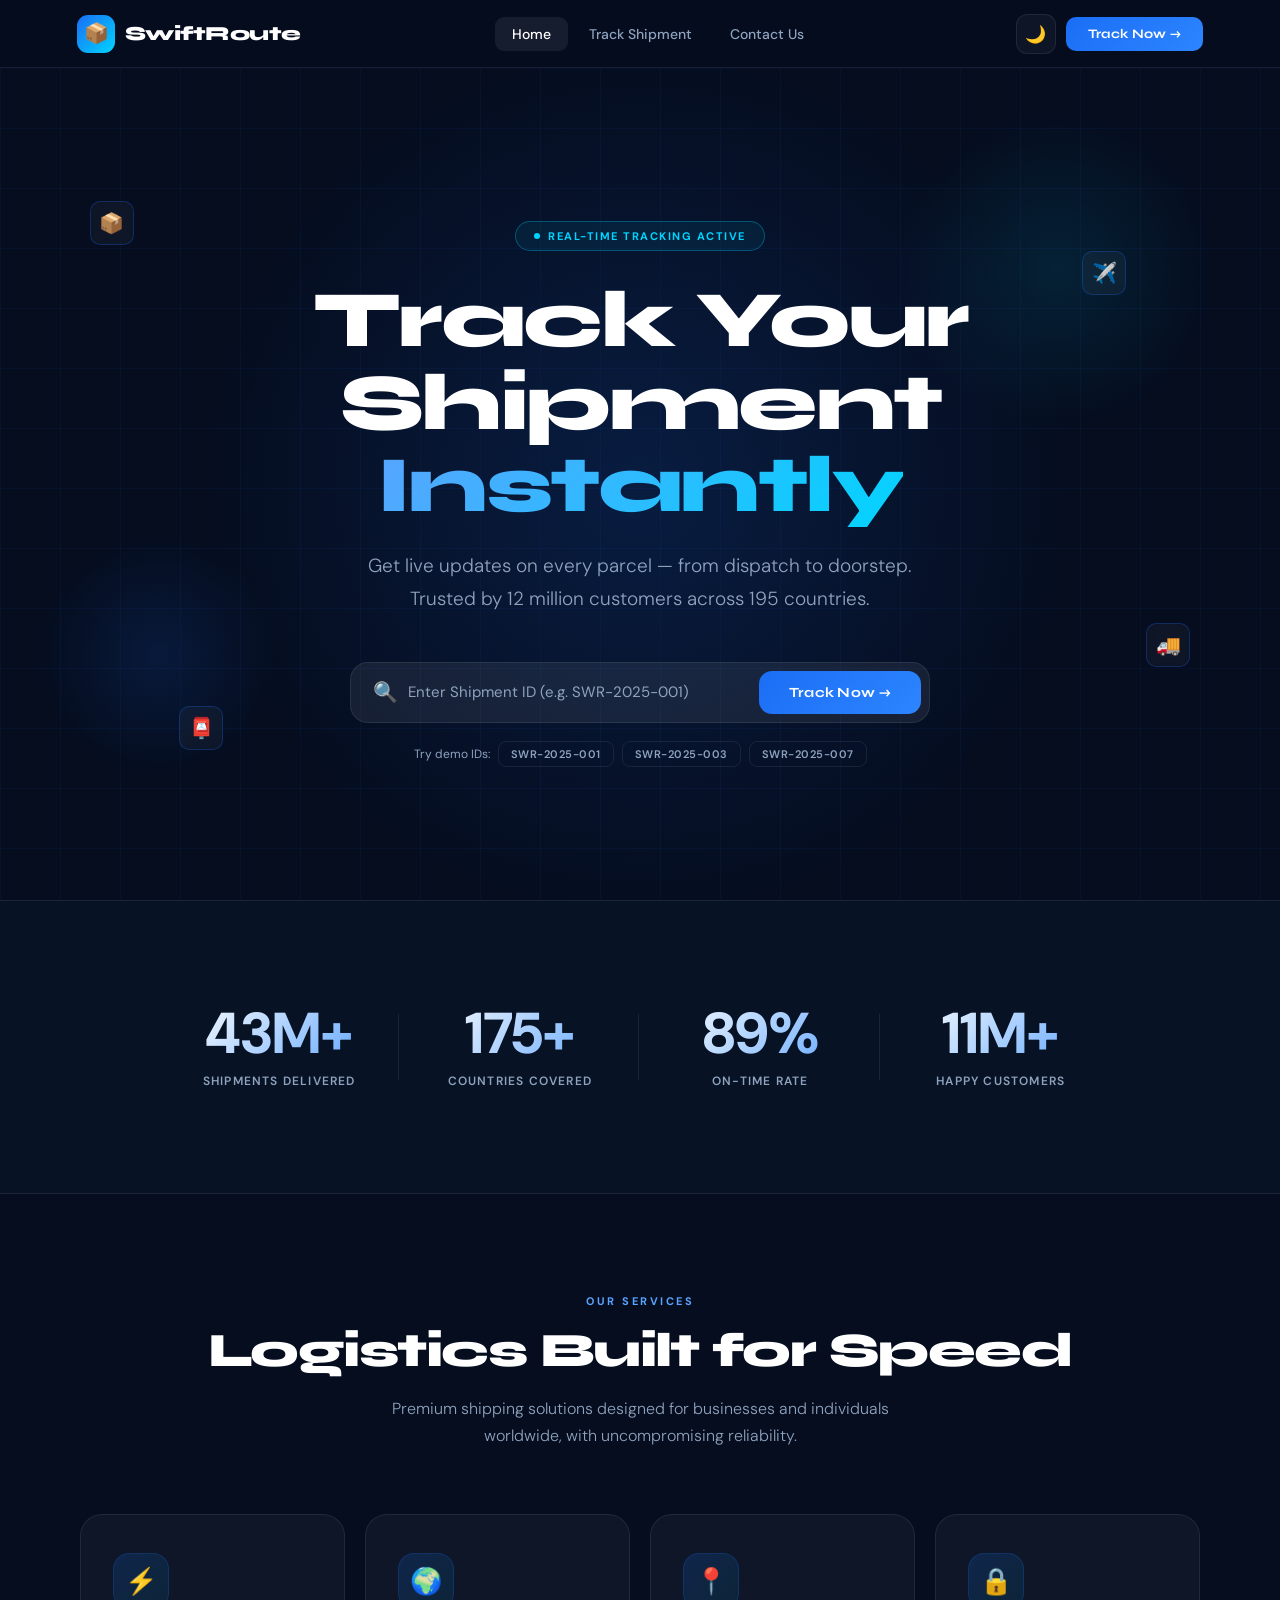
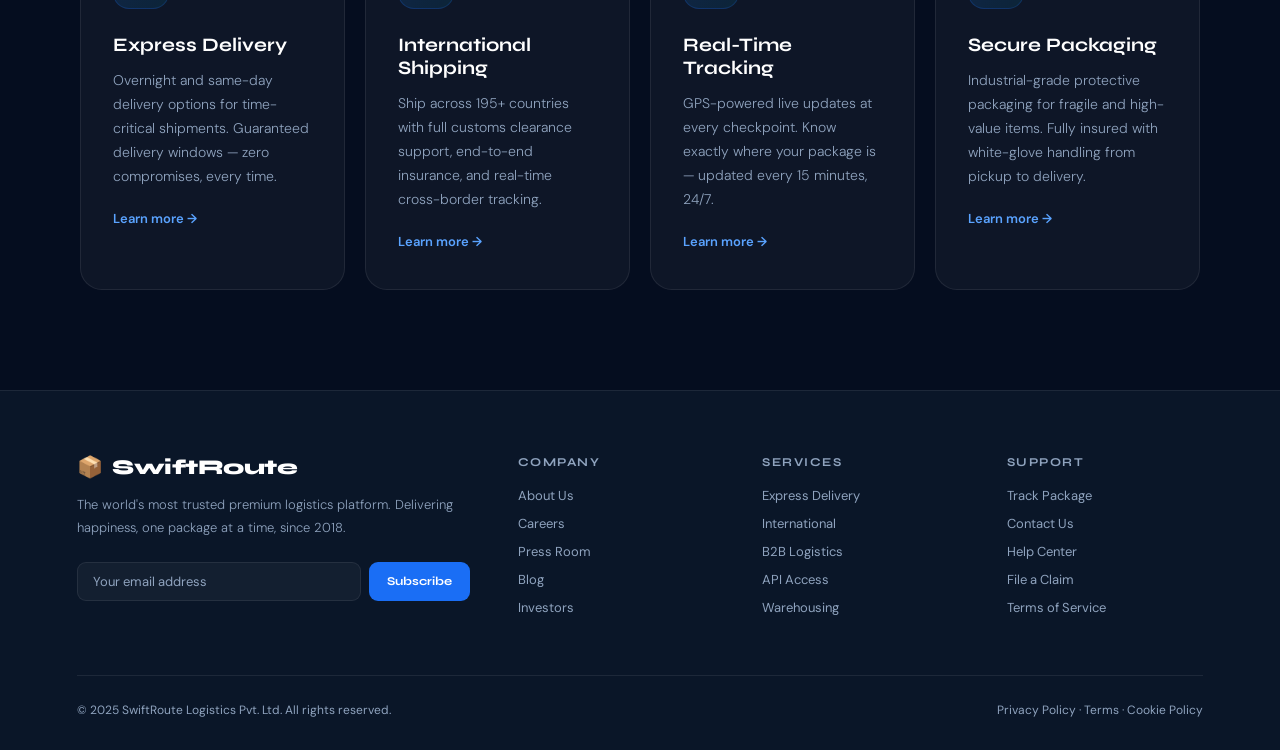
<file: swiftroute.html>
<!DOCTYPE html>
<html lang="en">
<head>
<meta charset="UTF-8">
<meta name="viewport" content="width=device-width, initial-scale=1.0">
<title>SwiftRoute — Premium Shipment Tracking</title>
<link rel="preconnect" href="https://fonts.googleapis.com">
<link href="https://fonts.googleapis.com/css2?family=Syne:wght@400;600;700;800&family=DM+Sans:ital,opsz,wght@0,9..40,300;0,9..40,400;0,9..40,500;0,9..40,600&display=swap" rel="stylesheet">
<style>
*{margin:0;padding:0;box-sizing:border-box}
:root{
  --navy:#050d1f;
  --navy2:#0a1628;
  --navy3:#0f2040;
  --blue:#1a6ef5;
  --blue2:#2d85ff;
  --blue3:#5aa3ff;
  --cyan:#00d4ff;
  --white:#ffffff;
  --white2:#e8edf8;
  --white3:#8fa3be;
  --glass:rgba(255,255,255,0.04);
  --glass2:rgba(255,255,255,0.07);
  --glass3:rgba(255,255,255,0.12);
  --border:rgba(255,255,255,0.08);
  --border2:rgba(26,110,245,0.4);
  --success:#00e676;
  --warning:#ffb300;
  --error:#ff4d6d;
}
body.light{
  --navy:#f0f4ff;
  --navy2:#e5ecff;
  --navy3:#d8e4ff;
  --white:#111827;
  --white2:#1f2d44;
  --white3:#5a6e88;
  --glass:rgba(255,255,255,0.65);
  --glass2:rgba(255,255,255,0.82);
  --glass3:rgba(255,255,255,0.95);
  --border:rgba(26,110,245,0.1);
  --border2:rgba(26,110,245,0.32);
}
body{font-family:'DM Sans',sans-serif;background:var(--navy);color:var(--white);min-height:100vh;overflow-x:hidden;transition:background .4s,color .4s}
h1,h2,h3,h4,h5{font-family:'Syne',sans-serif}
a{text-decoration:none;color:inherit;cursor:pointer}
button{cursor:pointer;font-family:'DM Sans',sans-serif}
input,textarea{font-family:'DM Sans',sans-serif}

/* ===== SCROLLBAR ===== */
::-webkit-scrollbar{width:6px}
::-webkit-scrollbar-track{background:var(--navy2)}
::-webkit-scrollbar-thumb{background:rgba(26,110,245,0.4);border-radius:3px}

/* ===== NAVBAR ===== */
nav{position:fixed;top:0;left:0;right:0;z-index:200;height:68px;padding:0 6%;display:flex;align-items:center;justify-content:space-between;background:rgba(5,13,31,0.88);backdrop-filter:blur(24px);border-bottom:1px solid var(--border);transition:background .4s}
body.light nav{background:rgba(240,244,255,0.92)}
.nav-brand{display:flex;align-items:center;gap:10px;font-family:'Syne',sans-serif;font-weight:800;font-size:20px;letter-spacing:-.5px}
.nav-logo{width:38px;height:38px;border-radius:11px;background:linear-gradient(135deg,var(--blue),var(--cyan));display:flex;align-items:center;justify-content:center;font-size:20px;flex-shrink:0}
.nav-links{display:flex;gap:4px;align-items:center}
.nav-link{padding:8px 17px;border-radius:9px;font-size:14px;font-weight:500;color:var(--white3);transition:all .2s;border:none;background:transparent}
.nav-link:hover,.nav-link.active{color:var(--white);background:var(--glass2)}
.nav-right{display:flex;gap:10px;align-items:center}
.theme-btn{width:40px;height:40px;border-radius:11px;border:1px solid var(--border);background:var(--glass);color:var(--white);font-size:17px;display:flex;align-items:center;justify-content:center;transition:all .2s}
.theme-btn:hover{background:var(--glass2);transform:scale(1.05)}
.nav-cta{padding:9px 22px;background:linear-gradient(135deg,var(--blue),var(--blue2));color:#fff;border:none;border-radius:10px;font-size:13px;font-weight:700;letter-spacing:.3px;transition:all .25s;font-family:'Syne',sans-serif}
.nav-cta:hover{transform:translateY(-2px);box-shadow:0 6px 24px rgba(26,110,245,.45)}
.ham{display:none;flex-direction:column;gap:5px;background:transparent;border:none;padding:8px;cursor:pointer}
.ham span{display:block;width:22px;height:2px;background:var(--white);border-radius:2px;transition:all .3s}
.mobile-menu{display:none;position:fixed;top:68px;left:0;right:0;background:rgba(5,13,31,.97);backdrop-filter:blur(20px);border-bottom:1px solid var(--border);padding:16px;z-index:199;flex-direction:column;gap:4px}
.mobile-menu.open{display:flex}
body.light .mobile-menu{background:rgba(240,244,255,.97)}
.mobile-link{padding:12px 16px;border-radius:10px;font-size:15px;font-weight:500;color:var(--white3);transition:all .2s;border:none;background:transparent;text-align:left}
.mobile-link:hover,.mobile-link.active{color:var(--white);background:var(--glass2)}

/* ===== PAGES ===== */
.page{display:none;padding-top:68px;min-height:100vh}
.page.active{display:block}

/* ===== HERO ===== */
#hero{min-height:calc(100vh - 68px);display:flex;align-items:center;justify-content:center;position:relative;overflow:hidden;padding:80px 6% 60px}
.hero-bg{position:absolute;inset:0;pointer-events:none}
.grid-lines{position:absolute;inset:0;background-image:linear-gradient(rgba(26,110,245,.06) 1px,transparent 1px),linear-gradient(90deg,rgba(26,110,245,.06) 1px,transparent 1px);background-size:60px 60px;animation:gridMove 30s linear infinite}
@keyframes gridMove{0%{background-position:0 0}100%{background-position:60px 60px}}
.hero-glow{position:absolute;width:900px;height:900px;border-radius:50%;background:radial-gradient(circle,rgba(26,110,245,.16) 0%,transparent 68%);top:50%;left:50%;transform:translate(-50%,-50%);animation:gPulse 5s ease-in-out infinite}
@keyframes gPulse{0%,100%{transform:translate(-50%,-50%) scale(1)}50%{transform:translate(-50%,-50%) scale(1.1)}}
.orb{position:absolute;border-radius:50%;animation:floatY 7s ease-in-out infinite;pointer-events:none}
.orb1{width:320px;height:320px;background:radial-gradient(circle,rgba(0,212,255,.1),transparent 70%);top:5%;right:5%;animation-delay:0s}
.orb2{width:240px;height:240px;background:radial-gradient(circle,rgba(26,110,245,.13),transparent 70%);bottom:15%;left:3%;animation-delay:3.5s}
@keyframes floatY{0%,100%{transform:translateY(0)}50%{transform:translateY(-28px)}}
.packages{position:absolute;inset:0;pointer-events:none}
.pkg{position:absolute;width:44px;height:44px;border:1px solid rgba(26,110,245,.28);border-radius:10px;display:flex;align-items:center;justify-content:center;font-size:20px;animation:pkgFloat 9s ease-in-out infinite;background:var(--glass);backdrop-filter:blur(4px)}
.pkg1{top:16%;left:7%;animation-delay:0s}
.pkg2{top:22%;right:12%;animation-delay:2.5s}
.pkg3{bottom:28%;right:7%;animation-delay:5s}
.pkg4{bottom:18%;left:14%;animation-delay:7s}
@keyframes pkgFloat{0%,100%{transform:translateY(0) rotate(0deg);opacity:.5}50%{transform:translateY(-22px) rotate(6deg);opacity:1}}
.hero-content{position:relative;z-index:2;text-align:center;max-width:800px;animation:heroIn 1s ease both}
@keyframes heroIn{from{opacity:0;transform:translateY(30px)}to{opacity:1;transform:translateY(0)}}
.hero-badge{display:inline-flex;align-items:center;gap:8px;padding:7px 18px;border:1px solid rgba(0,212,255,.3);border-radius:50px;background:rgba(0,212,255,.07);font-size:11px;font-weight:700;letter-spacing:1.5px;text-transform:uppercase;color:var(--cyan);margin-bottom:28px}
.pulse-dot{width:6px;height:6px;border-radius:50%;background:var(--cyan);animation:blink 1.6s infinite;flex-shrink:0}
@keyframes blink{0%,100%{opacity:1}50%{opacity:.2}}
.hero-title{font-size:clamp(38px,6.5vw,80px);font-weight:800;line-height:1.03;margin-bottom:24px;letter-spacing:-2.5px}
.hero-title .gradient-text{background:linear-gradient(135deg,var(--blue3),var(--cyan));-webkit-background-clip:text;-webkit-text-fill-color:transparent;background-clip:text}
.hero-sub{font-size:clamp(15px,2vw,19px);color:var(--white3);line-height:1.72;margin-bottom:46px;max-width:580px;margin-left:auto;margin-right:auto;font-weight:300}
.track-box{background:var(--glass2);border:1px solid var(--border);border-radius:18px;padding:8px 8px 8px 22px;display:flex;gap:10px;align-items:center;max-width:580px;margin:0 auto 18px;transition:border-color .3s;backdrop-filter:blur(14px)}
.track-box:focus-within{border-color:var(--border2);box-shadow:0 0 0 3px rgba(26,110,245,.1)}
.track-icon{font-size:20px;flex-shrink:0}
.track-input{flex:1;background:transparent;border:none;outline:none;font-size:15px;color:var(--white);font-weight:400;min-width:0}
.track-input::placeholder{color:var(--white3)}
.track-btn{padding:13px 30px;background:linear-gradient(135deg,var(--blue),var(--blue2));color:#fff;border:none;border-radius:13px;font-size:14px;font-weight:700;display:flex;align-items:center;gap:8px;transition:all .25s;white-space:nowrap;font-family:'Syne',sans-serif;letter-spacing:.3px;flex-shrink:0}
.track-btn:hover{transform:translateY(-2px);box-shadow:0 10px 32px rgba(26,110,245,.5)}
.track-btn:active{transform:translateY(0)}
.sample-ids{font-size:12px;color:var(--white3);display:flex;gap:8px;justify-content:center;flex-wrap:wrap;align-items:center}
.sample-chip{padding:5px 12px;border:1px solid var(--border);border-radius:8px;cursor:pointer;transition:all .2s;font-size:11px;font-weight:600;letter-spacing:.5px}
.sample-chip:hover{border-color:var(--border2);color:var(--blue3);background:rgba(26,110,245,.08)}

/* ===== STATS ===== */
.stats-section{padding:64px 6%;background:rgba(10,22,40,.55);border-top:1px solid var(--border);border-bottom:1px solid var(--border)}
body.light .stats-section{background:rgba(255,255,255,.5)}
.stats-inner{display:grid;grid-template-columns:repeat(4,1fr);max-width:960px;margin:0 auto;gap:2px}
.stat-item{text-align:center;padding:40px 20px;position:relative}
.stat-item:not(:last-child)::after{content:'';position:absolute;right:0;top:30%;bottom:30%;width:1px;background:var(--border)}
.stat-num{font-size:clamp(38px,4.5vw,58px);font-weight:800;background:linear-gradient(135deg,var(--white),var(--blue3));-webkit-background-clip:text;-webkit-text-fill-color:transparent;background-clip:text;line-height:1;margin-bottom:10px;letter-spacing:-1px}
.stat-label{font-size:12px;color:var(--white3);font-weight:600;text-transform:uppercase;letter-spacing:1.2px}

/* ===== SERVICES ===== */
.services-section{padding:100px 6%}
.section-header{text-align:center;margin-bottom:64px}
.section-label{font-size:11px;font-weight:700;letter-spacing:2.5px;text-transform:uppercase;color:var(--blue3);margin-bottom:14px}
.section-title{font-size:clamp(28px,4vw,48px);font-weight:800;letter-spacing:-1.5px;margin-bottom:16px}
.section-sub{font-size:16px;color:var(--white3);max-width:520px;margin:0 auto;font-weight:300;line-height:1.72}
.services-grid{display:grid;grid-template-columns:repeat(auto-fit,minmax(240px,1fr));gap:20px;max-width:1120px;margin:0 auto}
.service-card{background:var(--glass);border:1px solid var(--border);border-radius:22px;padding:38px 32px;transition:all .35s;position:relative;overflow:hidden;cursor:default}
.service-card::before{content:'';position:absolute;inset:0;background:linear-gradient(135deg,rgba(26,110,245,.07),transparent);opacity:0;transition:opacity .35s}
.service-card:hover{transform:translateY(-7px);border-color:var(--border2);box-shadow:0 24px 64px rgba(26,110,245,.14)}
.service-card:hover::before{opacity:1}
.s-icon{width:56px;height:56px;border-radius:16px;background:linear-gradient(135deg,rgba(26,110,245,.18),rgba(0,212,255,.08));border:1px solid rgba(26,110,245,.2);display:flex;align-items:center;justify-content:center;font-size:26px;margin-bottom:24px;transition:transform .3s}
.service-card:hover .s-icon{transform:scale(1.1) rotate(-4deg)}
.s-title{font-size:19px;font-weight:700;margin-bottom:12px}
.s-desc{font-size:14px;color:var(--white3);line-height:1.72;font-weight:300}
.s-link{margin-top:22px;font-size:13px;color:var(--blue3);font-weight:600;display:inline-flex;align-items:center;gap:6px;transition:gap .2s}
.service-card:hover .s-link{gap:11px}

/* ===== TRACK PAGE ===== */
.track-hero{padding:56px 6% 40px;background:linear-gradient(180deg,var(--navy2) 0%,transparent 100%);border-bottom:1px solid var(--border)}
.track-hero h2{font-size:clamp(26px,3.5vw,40px);font-weight:800;letter-spacing:-1px;margin-bottom:8px}
.track-hero p{color:var(--white3);font-size:15px;margin-bottom:28px}
.track-searchbar{display:flex;gap:10px;max-width:620px}
.track-field{flex:1;background:var(--glass2);border:1px solid var(--border);border-radius:13px;padding:14px 20px;font-size:15px;color:var(--white);outline:none;transition:border-color .3s;min-width:0}
.track-field:focus{border-color:var(--border2);box-shadow:0 0 0 3px rgba(26,110,245,.1)}
.track-field::placeholder{color:var(--white3)}
.track-search-btn{padding:14px 30px;background:linear-gradient(135deg,var(--blue),var(--blue2));color:#fff;border:none;border-radius:13px;font-size:14px;font-weight:700;transition:all .25s;font-family:'Syne',sans-serif;flex-shrink:0;white-space:nowrap}
.track-search-btn:hover{transform:translateY(-2px);box-shadow:0 8px 28px rgba(26,110,245,.45)}

.history-bar{padding:14px 6%;background:var(--glass);border-bottom:1px solid var(--border);display:flex;align-items:center;gap:12px;flex-wrap:wrap}
.history-label{font-size:11px;color:var(--white3);font-weight:700;text-transform:uppercase;letter-spacing:1.2px;flex-shrink:0}
.h-chip{padding:5px 14px;border:1px solid var(--border);border-radius:20px;font-size:12px;font-weight:500;cursor:pointer;background:var(--glass);transition:all .2s;display:flex;align-items:center;gap:7px;color:var(--white2)}
.h-chip:hover{border-color:var(--border2);color:var(--blue3)}
.h-chip-x{color:var(--white3);font-size:10px;transition:color .2s}
.h-chip-x:hover{color:var(--error)}
.track-body{padding:40px 6%;max-width:1140px;margin:0 auto}

/* ===== RESULT CARD ===== */
.result-card{background:var(--glass);border:1px solid var(--border);border-radius:26px;overflow:hidden;animation:slideUp .5s ease both}
@keyframes slideUp{from{opacity:0;transform:translateY(20px)}to{opacity:1;transform:translateY(0)}}
.rc-head{padding:32px 40px;background:linear-gradient(135deg,rgba(26,110,245,.14),rgba(0,212,255,.04));border-bottom:1px solid var(--border);display:flex;justify-content:space-between;align-items:flex-start;flex-wrap:wrap;gap:16px}
.rc-id-label{font-size:10px;text-transform:uppercase;letter-spacing:2px;color:var(--white3);margin-bottom:7px;font-weight:700}
.rc-id{font-size:24px;font-weight:800;letter-spacing:1.5px}
.status-badge{padding:9px 20px;border-radius:50px;font-size:11px;font-weight:700;text-transform:uppercase;letter-spacing:1.2px;display:inline-flex;align-items:center;gap:7px}
.s-delivered{background:rgba(0,230,118,.12);color:#00e676;border:1px solid rgba(0,230,118,.28)}
.s-transit{background:rgba(26,110,245,.13);color:#5aa3ff;border:1px solid rgba(26,110,245,.28)}
.s-pickup{background:rgba(255,179,0,.13);color:#ffb300;border:1px solid rgba(255,179,0,.28)}
.s-placed{background:rgba(140,140,160,.12);color:#a0aec0;border:1px solid rgba(140,140,160,.25)}
.s-outfordelivery{background:rgba(0,212,255,.12);color:#00d4ff;border:1px solid rgba(0,212,255,.28)}
.rc-details{display:grid;grid-template-columns:repeat(auto-fit,minmax(170px,1fr))}
.detail-cell{padding:24px 30px;border-right:1px solid var(--border);border-bottom:1px solid var(--border)}
.detail-cell:last-child{border-right:none}
.dc-label{font-size:10px;text-transform:uppercase;letter-spacing:1.5px;color:var(--white3);margin-bottom:7px;font-weight:700}
.dc-val{font-size:15px;font-weight:600}

/* Progress Tracker */
.progress-wrap{padding:36px 40px;border-bottom:1px solid var(--border)}
.section-mini-title{font-size:14px;font-weight:700;letter-spacing:.3px;margin-bottom:32px;display:flex;align-items:center;gap:8px}
.prog-steps{display:flex;align-items:flex-start;justify-content:space-between;position:relative;padding:0 24px}
.prog-line-bg{position:absolute;top:16px;left:60px;right:60px;height:2px;background:var(--glass2);border-radius:2px}
.prog-line-fill{position:absolute;top:0;left:0;height:100%;background:linear-gradient(90deg,var(--blue),var(--cyan));border-radius:2px;transition:width 1.4s cubic-bezier(.25,.46,.45,.94)}
.prog-step{flex:1;display:flex;flex-direction:column;align-items:center;gap:10px;z-index:1;min-width:0}
.step-dot{width:34px;height:34px;border-radius:50%;display:flex;align-items:center;justify-content:center;font-size:14px;flex-shrink:0;transition:all .4s}
.step-dot.done{background:linear-gradient(135deg,var(--blue),var(--cyan));box-shadow:0 0 18px rgba(26,110,245,.5)}
.step-dot.active{background:var(--blue);box-shadow:0 0 0 5px rgba(26,110,245,.25),0 0 22px rgba(26,110,245,.6);animation:activePulse 2.2s infinite}
@keyframes activePulse{0%,100%{box-shadow:0 0 0 5px rgba(26,110,245,.25),0 0 22px rgba(26,110,245,.6)}50%{box-shadow:0 0 0 10px rgba(26,110,245,.1),0 0 34px rgba(26,110,245,.8)}}
.step-dot.pending{background:var(--glass2);border:1.5px solid var(--border)}
.step-lbl{font-size:11px;font-weight:600;text-align:center;color:var(--white3);max-width:72px;line-height:1.4}
.step-lbl.done{color:var(--white2)}
.step-lbl.active{color:var(--blue3)}
.step-time{font-size:9px;color:var(--white3);text-align:center;max-width:72px;line-height:1.4}

/* Route SVG */
.route-wrap{margin:0 24px 24px;border:1px solid var(--border);border-radius:18px;overflow:hidden}
.route-head{padding:18px 24px;border-bottom:1px solid var(--border);display:flex;justify-content:space-between;align-items:center}
.route-title{font-size:14px;font-weight:700}
.route-sub{font-size:12px;color:var(--white3)}
.route-map{height:220px;background:linear-gradient(135deg,var(--navy2),var(--navy3));position:relative}
.route-map svg{width:100%;height:100%}

/* Timeline */
.timeline-wrap{padding:0 40px 40px}
.tl-item{display:flex;gap:18px;margin-bottom:0}
.tl-spine{display:flex;flex-direction:column;align-items:center;flex-shrink:0;width:12px}
.tl-dot{width:12px;height:12px;border-radius:50%;background:var(--blue);margin-top:5px;flex-shrink:0;transition:all .3s}
.tl-dot.latest{background:var(--cyan);box-shadow:0 0 12px var(--cyan)}
.tl-line{flex:1;width:1.5px;background:var(--border);margin:4px 0;min-height:28px}
.tl-body{flex:1;padding-bottom:24px;border-bottom:1px solid var(--border)}
.tl-item:last-child .tl-body{border-bottom:none;padding-bottom:0}
.tl-event{font-size:14px;font-weight:600;margin-bottom:5px}
.tl-loc{font-size:12px;color:var(--white3);margin-bottom:4px;display:flex;align-items:center;gap:5px}
.tl-time{font-size:11px;color:var(--white3)}

/* Error / Loader / Empty */
.empty-state,.loader-state,.error-state{text-align:center;padding:90px 20px;animation:slideUp .4s ease}
.big-icon{font-size:72px;margin-bottom:20px;line-height:1}
.state-title{font-size:26px;font-weight:800;letter-spacing:-.5px;margin-bottom:10px}
.state-sub{color:var(--white3);font-size:15px;margin-bottom:32px;line-height:1.7;font-weight:300}
.loader-ring{width:56px;height:56px;border:3px solid var(--glass2);border-top-color:var(--blue);border-radius:50%;animation:spin .75s linear infinite;margin:0 auto 20px}
@keyframes spin{to{transform:rotate(360deg)}}
.back-btn{padding:13px 30px;background:linear-gradient(135deg,var(--blue),var(--blue2));color:#fff;border:none;border-radius:12px;font-size:14px;font-weight:700;transition:all .25s;font-family:'Syne',sans-serif}
.back-btn:hover{transform:translateY(-2px);box-shadow:0 8px 28px rgba(26,110,245,.4)}

/* ===== CONTACT PAGE ===== */
.contact-hero{padding:70px 6% 56px;background:linear-gradient(180deg,var(--navy2) 0%,transparent 100%);border-bottom:1px solid var(--border)}
.contact-hero h2{font-size:clamp(30px,4.5vw,52px);font-weight:800;letter-spacing:-1.5px;margin-bottom:12px}
.contact-hero p{color:var(--white3);font-size:17px;font-weight:300}
.contact-body{padding:64px 6%;display:grid;grid-template-columns:1.5fr 1fr;gap:72px;max-width:1140px;margin:0 auto}
.cf-title{font-size:26px;font-weight:700;margin-bottom:28px;letter-spacing:-.5px}
.form-group{margin-bottom:18px}
.form-label{display:block;font-size:11px;font-weight:700;text-transform:uppercase;letter-spacing:1.3px;color:var(--white3);margin-bottom:8px}
.form-input,.form-textarea{width:100%;background:var(--glass);border:1px solid var(--border);border-radius:13px;padding:14px 18px;font-size:14px;color:var(--white);outline:none;transition:all .3s}
.form-input:focus,.form-textarea:focus{border-color:var(--border2);background:var(--glass2);box-shadow:0 0 0 3px rgba(26,110,245,.1)}
.form-input::placeholder,.form-textarea::placeholder{color:var(--white3)}
.form-textarea{resize:vertical;min-height:130px}
.form-row{display:grid;grid-template-columns:1fr 1fr;gap:14px}
.submit-btn{width:100%;padding:15px;background:linear-gradient(135deg,var(--blue),var(--blue2));color:#fff;border:none;border-radius:13px;font-size:15px;font-weight:700;cursor:pointer;transition:all .25s;font-family:'Syne',sans-serif;margin-top:8px;letter-spacing:.3px}
.submit-btn:hover{transform:translateY(-2px);box-shadow:0 10px 34px rgba(26,110,245,.42)}
.ci-title{font-size:26px;font-weight:700;margin-bottom:28px;letter-spacing:-.5px}
.info-item{display:flex;gap:16px;margin-bottom:28px;align-items:flex-start}
.info-icon{width:48px;height:48px;border-radius:14px;background:rgba(26,110,245,.14);border:1px solid rgba(26,110,245,.2);display:flex;align-items:center;justify-content:center;font-size:22px;flex-shrink:0}
.info-label{font-size:10px;text-transform:uppercase;letter-spacing:1.5px;color:var(--white3);font-weight:700;margin-bottom:5px}
.info-val{font-size:14px;font-weight:500;line-height:1.7}
.map-section{padding:0 6% 64px;max-width:1140px;margin:0 auto}
.map-box{border-radius:22px;overflow:hidden;border:1px solid var(--border);height:290px;background:linear-gradient(135deg,var(--navy2),var(--navy3));position:relative}
.map-box svg{width:100%;height:100%}
.faq-section{padding:0 6% 64px;max-width:820px;margin:0 auto}
.faq-section-title{font-size:30px;font-weight:800;letter-spacing:-.8px;margin-bottom:8px}
.faq-section-sub{color:var(--white3);font-size:15px;margin-bottom:32px;font-weight:300}
.faq-item{border:1px solid var(--border);border-radius:15px;margin-bottom:10px;overflow:hidden;transition:border-color .3s}
.faq-item.open{border-color:var(--border2)}
.faq-q{padding:18px 24px;display:flex;justify-content:space-between;align-items:center;cursor:pointer;font-size:14px;font-weight:600;gap:12px;transition:background .2s;user-select:none}
.faq-q:hover{background:var(--glass)}
.faq-chevron{font-size:20px;color:var(--white3);transition:transform .3s;flex-shrink:0}
.faq-item.open .faq-chevron{transform:rotate(180deg)}
.faq-a{max-height:0;overflow:hidden;transition:all .35s ease;font-size:13.5px;color:var(--white3);line-height:1.75;padding:0 24px}
.faq-item.open .faq-a{max-height:250px;padding:0 24px 20px}
.social-strip{padding:40px 6%;border-top:1px solid var(--border);max-width:1140px;margin:0 auto;display:flex;justify-content:space-between;align-items:center;flex-wrap:wrap;gap:20px}
.social-label{font-size:14px;font-weight:500;color:var(--white3)}
.social-icons{display:flex;gap:10px}
.social-btn{width:42px;height:42px;border-radius:12px;border:1px solid var(--border);background:var(--glass);display:flex;align-items:center;justify-content:center;font-size:15px;font-weight:700;cursor:pointer;transition:all .25s;color:var(--white2)}
.social-btn:hover{border-color:var(--border2);background:rgba(26,110,245,.1);transform:translateY(-3px)}

/* ===== FOOTER ===== */
footer{background:var(--navy2);border-top:1px solid var(--border);padding:64px 6% 32px}
.footer-grid{display:grid;grid-template-columns:2fr 1fr 1fr 1fr;gap:48px;max-width:1140px;margin:0 auto 48px}
.footer-brand{font-family:'Syne',sans-serif;font-size:21px;font-weight:800;margin-bottom:14px;display:flex;align-items:center;gap:10px;letter-spacing:-.5px}
.footer-desc{font-size:13px;color:var(--white3);line-height:1.75;margin-bottom:22px;font-weight:300}
.newsletter-row{display:flex;gap:8px}
.newsletter-input{flex:1;background:var(--glass);border:1px solid var(--border);border-radius:9px;padding:10px 15px;font-size:13px;color:var(--white);outline:none;min-width:0;transition:border-color .3s}
.newsletter-input::placeholder{color:var(--white3)}
.newsletter-input:focus{border-color:var(--border2)}
.newsletter-btn{padding:10px 18px;background:var(--blue);color:#fff;border:none;border-radius:9px;font-size:12px;font-weight:700;cursor:pointer;transition:background .2s;font-family:'Syne',sans-serif;white-space:nowrap}
.newsletter-btn:hover{background:var(--blue2)}
.footer-col h4{font-family:'Syne',sans-serif;font-size:12px;font-weight:700;text-transform:uppercase;letter-spacing:1.5px;margin-bottom:18px;color:var(--white3)}
.footer-col a{display:block;font-size:13px;color:var(--white3);margin-bottom:11px;transition:color .2s}
.footer-col a:hover{color:var(--blue3)}
.footer-bottom{border-top:1px solid var(--border);padding-top:26px;max-width:1140px;margin:0 auto;display:flex;justify-content:space-between;align-items:center;font-size:12px;color:var(--white3);flex-wrap:wrap;gap:12px}

/* ===== TOAST ===== */
.toast-container{position:fixed;bottom:28px;right:28px;z-index:999;display:flex;flex-direction:column;gap:10px;pointer-events:none}
.toast{padding:14px 20px;border-radius:14px;font-size:13px;font-weight:500;display:flex;align-items:center;gap:10px;min-width:270px;max-width:380px;animation:toastIn .35s ease;backdrop-filter:blur(20px);box-shadow:0 10px 40px rgba(0,0,0,.35);pointer-events:auto}
.toast-success{background:rgba(0,230,118,.12);border:1px solid rgba(0,230,118,.3);color:#00e676}
.toast-info{background:rgba(26,110,245,.13);border:1px solid rgba(26,110,245,.3);color:var(--blue3)}
.toast-error{background:rgba(255,77,109,.12);border:1px solid rgba(255,77,109,.3);color:#ff4d6d}
.toast-icon{font-size:16px;flex-shrink:0}
@keyframes toastIn{from{transform:translateX(24px);opacity:0}to{transform:translateX(0);opacity:1}}

/* ===== RESPONSIVE ===== */
@media(max-width:900px){
  .stats-inner{grid-template-columns:repeat(2,1fr)}
  .stat-item:nth-child(2)::after{display:none}
  .contact-body{grid-template-columns:1fr;gap:48px}
  .footer-grid{grid-template-columns:1fr 1fr}
  .prog-steps{padding:0 10px}
  .prog-line-bg{left:40px;right:40px}
}
@media(max-width:640px){
  nav{padding:0 5%}
  .nav-links{display:none}
  .ham{display:flex}
  .hero-title{letter-spacing:-1.5px}
  .stats-inner{grid-template-columns:repeat(2,1fr)}
  .footer-grid{grid-template-columns:1fr}
  .rc-head{flex-direction:column}
  .timeline-wrap{padding:0 20px 30px}
  .progress-wrap{padding:24px 20px}
  .rc-head{padding:24px 20px}
  .form-row{grid-template-columns:1fr}
  .contact-body{padding:40px 5%}
  .map-section,.faq-section{padding-left:5%;padding-right:5%}
}
</style>
</head>
<body>

<!-- ===== NAVBAR ===== -->
<nav id="mainNav">
  <div class="nav-brand">
    <div class="nav-logo">📦</div>
    SwiftRoute
  </div>
  <div class="nav-links">
    <button class="nav-link active" onclick="showPage('home',this)">Home</button>
    <button class="nav-link" onclick="showPage('track',this)">Track Shipment</button>
    <button class="nav-link" onclick="showPage('contact',this)">Contact Us</button>
  </div>
  <div class="nav-right">
    <button class="theme-btn" id="themeBtn" onclick="toggleTheme()" title="Toggle theme">🌙</button>
    <button class="nav-cta" onclick="showPage('track',document.querySelectorAll('.nav-link')[1])">Track Now →</button>
    <button class="ham" id="hamBtn" onclick="toggleMobile()" aria-label="Menu">
      <span></span><span></span><span></span>
    </button>
  </div>
</nav>

<!-- Mobile Menu -->
<div class="mobile-menu" id="mobileMenu">
  <button class="mobile-link active" onclick="showPage('home',this);closeMobile()">🏠  Home</button>
  <button class="mobile-link" onclick="showPage('track',this);closeMobile()">📦  Track Shipment</button>
  <button class="mobile-link" onclick="showPage('contact',this);closeMobile()">✉️  Contact Us</button>
</div>

<!-- ============================================================ HOME PAGE ============================================================ -->
<div id="home-page" class="page active">

  <!-- Hero -->
  <section id="hero">
    <div class="hero-bg">
      <div class="grid-lines"></div>
      <div class="hero-glow"></div>
      <div class="orb orb1"></div>
      <div class="orb orb2"></div>
      <div class="packages">
        <div class="pkg pkg1">📦</div>
        <div class="pkg pkg2">✈️</div>
        <div class="pkg pkg3">🚚</div>
        <div class="pkg pkg4">📮</div>
      </div>
    </div>
    <div class="hero-content">
      <div class="hero-badge"><span class="pulse-dot"></span> Real-Time Tracking Active</div>
      <h1 class="hero-title">Track Your Shipment<br><span class="gradient-text">Instantly</span></h1>
      <p class="hero-sub">Get live updates on every parcel — from dispatch to doorstep. Trusted by 12 million customers across 195 countries.</p>
      <div class="track-box">
        <span class="track-icon">🔍</span>
        <input class="track-input" id="heroInput" type="text" placeholder="Enter Shipment ID (e.g. SWR-2025-001)" autocomplete="off">
        <button class="track-btn" onclick="trackFromHero()">Track Now →</button>
      </div>
      <div class="sample-ids">
        <span style="color:var(--white3);font-size:12px">Try demo IDs:</span>
        <span class="sample-chip" onclick="fillHero('SWR-2025-001')">SWR-2025-001</span>
        <span class="sample-chip" onclick="fillHero('SWR-2025-003')">SWR-2025-003</span>
        <span class="sample-chip" onclick="fillHero('SWR-2025-007')">SWR-2025-007</span>
      </div>
    </div>
  </section>

  <!-- Stats -->
  <section class="stats-section">
    <div class="stats-inner">
      <div class="stat-item"><div class="stat-num" data-target="48" data-suffix="M+">0</div><div class="stat-label">Shipments Delivered</div></div>
      <div class="stat-item"><div class="stat-num" data-target="195" data-suffix="+">0</div><div class="stat-label">Countries Covered</div></div>
      <div class="stat-item"><div class="stat-num" data-target="99" data-suffix="%">0</div><div class="stat-label">On-Time Rate</div></div>
      <div class="stat-item"><div class="stat-num" data-target="12" data-suffix="M+">0</div><div class="stat-label">Happy Customers</div></div>
    </div>
  </section>

  <!-- Services -->
  <section class="services-section">
    <div class="section-header">
      <div class="section-label">Our Services</div>
      <h2 class="section-title">Logistics Built for Speed</h2>
      <p class="section-sub">Premium shipping solutions designed for businesses and individuals worldwide, with uncompromising reliability.</p>
    </div>
    <div class="services-grid">
      <div class="service-card">
        <div class="s-icon">⚡</div>
        <h3 class="s-title">Express Delivery</h3>
        <p class="s-desc">Overnight and same-day delivery options for time-critical shipments. Guaranteed delivery windows — zero compromises, every time.</p>
        <span class="s-link">Learn more →</span>
      </div>
      <div class="service-card">
        <div class="s-icon">🌍</div>
        <h3 class="s-title">International Shipping</h3>
        <p class="s-desc">Ship across 195+ countries with full customs clearance support, end-to-end insurance, and real-time cross-border tracking.</p>
        <span class="s-link">Learn more →</span>
      </div>
      <div class="service-card">
        <div class="s-icon">📍</div>
        <h3 class="s-title">Real-Time Tracking</h3>
        <p class="s-desc">GPS-powered live updates at every checkpoint. Know exactly where your package is — updated every 15 minutes, 24/7.</p>
        <span class="s-link">Learn more →</span>
      </div>
      <div class="service-card">
        <div class="s-icon">🔒</div>
        <h3 class="s-title">Secure Packaging</h3>
        <p class="s-desc">Industrial-grade protective packaging for fragile and high-value items. Fully insured with white-glove handling from pickup to delivery.</p>
        <span class="s-link">Learn more →</span>
      </div>
    </div>
  </section>

  <!-- Footer -->
  <footer>
    <div class="footer-grid">
      <div>
        <div class="footer-brand"><span>📦</span> SwiftRoute</div>
        <p class="footer-desc">The world's most trusted premium logistics platform. Delivering happiness, one package at a time, since 2018.</p>
        <div class="newsletter-row">
          <input class="newsletter-input" id="nlInput" placeholder="Your email address" type="email">
          <button class="newsletter-btn" onclick="subscribeNewsletter()">Subscribe</button>
        </div>
      </div>
      <div class="footer-col">
        <h4>Company</h4>
        <a>About Us</a><a>Careers</a><a>Press Room</a><a>Blog</a><a>Investors</a>
      </div>
      <div class="footer-col">
        <h4>Services</h4>
        <a>Express Delivery</a><a>International</a><a>B2B Logistics</a><a>API Access</a><a>Warehousing</a>
      </div>
      <div class="footer-col">
        <h4>Support</h4>
        <a onclick="showPage('track',document.querySelectorAll('.nav-link')[1])">Track Package</a>
        <a onclick="showPage('contact',document.querySelectorAll('.nav-link')[2])">Contact Us</a>
        <a>Help Center</a><a>File a Claim</a><a>Terms of Service</a>
      </div>
    </div>
    <div class="footer-bottom">
      <span>© 2025 SwiftRoute Logistics Pvt. Ltd. All rights reserved.</span>
      <span>Privacy Policy · Terms · Cookie Policy</span>
    </div>
  </footer>

</div><!-- /home-page -->


<!-- ============================================================ TRACK PAGE ============================================================ -->
<div id="track-page" class="page">

  <div class="track-hero">
    <h2>Track Your Shipment</h2>
    <p>Enter your shipment ID to see real-time location, status, and delivery timeline.</p>
    <div class="track-searchbar" style="margin-top:24px">
      <input class="track-field" id="trackInput" type="text" placeholder="Shipment ID  e.g. SWR-2025-001" autocomplete="off">
      <button class="track-search-btn" onclick="doTrack()">Search →</button>
    </div>
    <div style="margin-top:14px">
      <span style="font-size:12px;color:var(--white3)">Demo IDs: </span>
      <span class="sample-chip" onclick="quickTrack('SWR-2025-001')" style="display:inline-flex;margin:2px">SWR-2025-001</span>
      <span class="sample-chip" onclick="quickTrack('SWR-2025-002')" style="display:inline-flex;margin:2px">SWR-2025-002</span>
      <span class="sample-chip" onclick="quickTrack('SWR-2025-003')" style="display:inline-flex;margin:2px">SWR-2025-003</span>
      <span class="sample-chip" onclick="quickTrack('SWR-2025-004')" style="display:inline-flex;margin:2px">SWR-2025-004</span>
      <span class="sample-chip" onclick="quickTrack('SWR-2025-005')" style="display:inline-flex;margin:2px">SWR-2025-005</span>
    </div>
  </div>

  <div class="history-bar" id="historyBar" style="display:none">
    <span class="history-label">🕐 Recent Searches</span>
    <div id="historyChips" style="display:flex;gap:8px;flex-wrap:wrap"></div>
  </div>

  <div class="track-body" id="trackBody">
    <div class="empty-state">
      <div class="big-icon">📦</div>
      <h3 class="state-title">Ready to Track</h3>
      <p class="state-sub">Enter your shipment ID above to see real-time<br>location and delivery status updates.</p>
    </div>
  </div>

</div><!-- /track-page -->


<!-- ============================================================ CONTACT PAGE ============================================================ -->
<div id="contact-page" class="page">

  <div class="contact-hero">
    <div class="section-label">Get in Touch</div>
    <h2>We're Here to Help</h2>
    <p>Our logistics experts are available 24/7 to assist you with any questions.</p>
  </div>

  <div class="contact-body">
    <!-- Form -->
    <div>
      <h3 class="cf-title">Send Us a Message</h3>
      <div class="form-row">
        <div class="form-group">
          <label class="form-label">First Name *</label>
          <input class="form-input" id="cf-fname" placeholder="John">
        </div>
        <div class="form-group">
          <label class="form-label">Last Name</label>
          <input class="form-input" id="cf-lname" placeholder="Doe">
        </div>
      </div>
      <div class="form-group">
        <label class="form-label">Email Address *</label>
        <input class="form-input" id="cf-email" type="email" placeholder="john@example.com">
      </div>
      <div class="form-group">
        <label class="form-label">Phone Number</label>
        <input class="form-input" id="cf-phone" type="tel" placeholder="+91 98765 43210">
      </div>
      <div class="form-group">
        <label class="form-label">Subject</label>
        <input class="form-input" id="cf-subject" placeholder="e.g. Shipment inquiry, lost package...">
      </div>
      <div class="form-group">
        <label class="form-label">Message *</label>
        <textarea class="form-textarea" id="cf-message" placeholder="Describe your issue or inquiry in detail..."></textarea>
      </div>
      <button class="submit-btn" onclick="submitForm()">Send Message →</button>
    </div>
    <!-- Info -->
    <div>
      <h3 class="ci-title">Contact Information</h3>
      <div class="info-item">
        <div class="info-icon">📍</div>
        <div>
          <div class="info-label">Headquarters</div>
          <div class="info-val">SwiftRoute Tower, 42nd Floor<br>Bandra Kurla Complex<br>Mumbai — 400051, India</div>
        </div>
      </div>
      <div class="info-item">
        <div class="info-icon">📞</div>
        <div>
          <div class="info-label">Phone Support</div>
          <div class="info-val">1800-SWIFT-ROUTE (Toll Free)<br>+91 22 4900 0000 (24/7)</div>
        </div>
      </div>
      <div class="info-item">
        <div class="info-icon">✉️</div>
        <div>
          <div class="info-label">Email Support</div>
          <div class="info-val">support@swiftroute.in<br>enterprise@swiftroute.in</div>
        </div>
      </div>
      <div class="info-item">
        <div class="info-icon">⏱️</div>
        <div>
          <div class="info-label">Support Hours</div>
          <div class="info-val">24 Hours / 7 Days / 365 Days<br>Average response: &lt;3 minutes</div>
        </div>
      </div>
    </div>
  </div>

  <!-- Map -->
  <div class="map-section">
    <div class="map-box">
      <svg viewBox="0 0 1000 290" xmlns="http://www.w3.org/2000/svg" preserveAspectRatio="xMidYMid slice">
        <defs>
          <pattern id="dotgrid" x="0" y="0" width="28" height="28" patternUnits="userSpaceOnUse">
            <circle cx="2" cy="2" r="1.5" fill="rgba(26,110,245,0.15)"/>
          </pattern>
          <radialGradient id="radGlow" cx="50%" cy="50%" r="50%">
            <stop offset="0%" stop-color="rgba(26,110,245,0.12)"/>
            <stop offset="100%" stop-color="transparent"/>
          </radialGradient>
        </defs>
        <rect width="1000" height="290" fill="url(#dotgrid)"/>
        <ellipse cx="300" cy="145" rx="200" ry="110" fill="rgba(26,110,245,0.06)" stroke="rgba(26,110,245,0.15)" stroke-width="1"/>
        <ellipse cx="700" cy="130" rx="180" ry="100" fill="rgba(0,212,255,0.05)" stroke="rgba(0,212,255,0.1)" stroke-width="1"/>
        <line x1="300" y1="145" x2="700" y2="130" stroke="rgba(26,110,245,0.35)" stroke-width="1.5" stroke-dasharray="8,5"/>
        <circle cx="300" cy="145" r="16" fill="rgba(26,110,245,0.85)"/>
        <circle cx="300" cy="145" r="26" fill="rgba(26,110,245,0.18)"/>
        <text x="300" y="149" text-anchor="middle" font-size="13" fill="white" font-family="DM Sans" font-weight="600">📍</text>
        <text x="300" y="184" text-anchor="middle" font-size="12" fill="rgba(255,255,255,0.75)" font-family="DM Sans">Mumbai HQ</text>
        <circle cx="700" cy="130" r="16" fill="rgba(0,212,255,0.85)"/>
        <circle cx="700" cy="130" r="26" fill="rgba(0,212,255,0.18)"/>
        <text x="700" y="134" text-anchor="middle" font-size="13" fill="white" font-family="DM Sans" font-weight="600">📍</text>
        <text x="700" y="169" text-anchor="middle" font-size="12" fill="rgba(255,255,255,0.75)" font-family="DM Sans">Delhi Hub</text>
        <circle cx="500" cy="200" r="10" fill="rgba(255,179,0,0.85)"/>
        <text x="500" y="224" text-anchor="middle" font-size="11" fill="rgba(255,255,255,0.6)" font-family="DM Sans">Jaipur Transit</text>
        <circle cx="900" cy="150" r="10" fill="rgba(26,110,245,0.7)"/>
        <text x="900" y="174" text-anchor="middle" font-size="11" fill="rgba(255,255,255,0.5)" font-family="DM Sans">Kolkata</text>
        <circle cx="150" cy="200" r="10" fill="rgba(26,110,245,0.6)"/>
        <text x="150" y="224" text-anchor="middle" font-size="11" fill="rgba(255,255,255,0.5)" font-family="DM Sans">Ahmedabad</text>
      </svg>
    </div>
  </div>

  <!-- FAQ -->
  <section class="faq-section">
    <div class="section-label">FAQ</div>
    <h2 class="faq-section-title">Frequently Asked Questions</h2>
    <p class="faq-section-sub">Quick answers to common shipping and tracking questions.</p>
    <div id="faqList"></div>
  </section>

  <!-- Social -->
  <div class="social-strip">
    <div class="social-label">Follow SwiftRoute for Updates</div>
    <div class="social-icons">
      <div class="social-btn" onclick="showToast('Opening Twitter / X...','info')" title="Twitter/X">𝕏</div>
      <div class="social-btn" onclick="showToast('Opening LinkedIn...','info')" title="LinkedIn">in</div>
      <div class="social-btn" onclick="showToast('Opening Instagram...','info')" title="Instagram">▣</div>
      <div class="social-btn" onclick="showToast('Opening Facebook...','info')" title="Facebook">f</div>
      <div class="social-btn" onclick="showToast('Opening YouTube...','info')" title="YouTube">▶</div>
    </div>
  </div>

  <footer>
    <div class="footer-bottom" style="max-width:1140px;margin:0 auto;border-top:1px solid var(--border);padding-top:28px;display:flex;justify-content:space-between;font-size:12px;color:var(--white3);flex-wrap:wrap;gap:12px">
      <span>© 2025 SwiftRoute Logistics Pvt. Ltd.</span>
      <span>Privacy Policy · Terms of Service · Cookies</span>
    </div>
  </footer>

</div><!-- /contact-page -->

<!-- ===== TOAST CONTAINER ===== -->
<div class="toast-container" id="toastContainer"></div>

<!-- ===================================================== JAVASCRIPT ===================================================== -->
<script>
/* ---- MOCK DATA ---- */
const SHIPMENTS = {
  'SWR-2025-001':{id:'SWR-2025-001',status:'delivered',statusLabel:'Delivered',origin:'Mumbai, India',destination:'New Delhi, India',eta:'May 18, 2025',courier:'SwiftRoute Express',receiver:'Rajesh Sharma',weight:'2.4 kg',currentStep:5,timeline:[{event:'Package Delivered Successfully',location:'New Delhi — Sector 21, Opp. Metro Gate 4',time:'May 18, 2025 · 11:42 AM',latest:true},{event:'Out for Delivery',location:'New Delhi Central Distribution Hub',time:'May 18, 2025 · 7:10 AM'},{event:'Arrived at Destination Hub',location:'New Delhi Logistics Centre, NH-48',time:'May 17, 2025 · 11:30 PM'},{event:'In Transit — Overnight Express',location:'Jaipur Sorting Facility',time:'May 17, 2025 · 3:15 PM'},{event:'Picked Up by Courier',location:'Mumbai Andheri East Branch',time:'May 16, 2025 · 9:00 AM'},{event:'Order Placed & Confirmed',location:'swiftroute.in (Online)',time:'May 15, 2025 · 5:45 PM'}]},
  'SWR-2025-002':{id:'SWR-2025-002',status:'transit',statusLabel:'In Transit',origin:'Bengaluru, India',destination:'Hyderabad, India',eta:'May 23, 2025',courier:'SwiftRoute Standard',receiver:'Priya Reddy',weight:'1.1 kg',currentStep:3,timeline:[{event:'In Transit — Road Express',location:'Kurnool Transit Hub, NH-44',time:'May 21, 2025 · 8:30 PM',latest:true},{event:'Picked Up by Courier',location:'Bengaluru Whitefield Branch',time:'May 20, 2025 · 2:00 PM'},{event:'Order Placed & Confirmed',location:'swiftroute.in (Online)',time:'May 19, 2025 · 10:00 AM'}]},
  'SWR-2025-003':{id:'SWR-2025-003',status:'outfordelivery',statusLabel:'Out for Delivery',origin:'Chennai, India',destination:'Coimbatore, India',eta:'May 22, 2025',courier:'SwiftRoute Express',receiver:'Annamalai Krishnamurthy',weight:'3.8 kg',currentStep:4,timeline:[{event:'Out for Delivery',location:'Coimbatore RS Puram Hub',time:'May 22, 2025 · 8:00 AM',latest:true},{event:'Arrived at Destination Hub',location:'Coimbatore Main Logistics Centre',time:'May 21, 2025 · 11:00 PM'},{event:'In Transit',location:'Salem Sorting Facility',time:'May 21, 2025 · 3:45 PM'},{event:'Picked Up by Courier',location:'Chennai Guindy Branch',time:'May 20, 2025 · 12:00 PM'},{event:'Order Placed & Confirmed',location:'swiftroute.in (Online)',time:'May 19, 2025 · 9:00 PM'}]},
  'SWR-2025-004':{id:'SWR-2025-004',status:'pickup',statusLabel:'Picked Up',origin:'Pune, India',destination:'Nagpur, India',eta:'May 24, 2025',courier:'SwiftRoute Standard',receiver:'Sneha Patil',weight:'0.6 kg',currentStep:2,timeline:[{event:'Picked Up by Courier',location:'Pune Hinjewadi Technology Park Branch',time:'May 22, 2025 · 3:00 PM',latest:true},{event:'Order Placed & Confirmed',location:'swiftroute.in (Online)',time:'May 21, 2025 · 6:30 PM'}]},
  'SWR-2025-005':{id:'SWR-2025-005',status:'placed',statusLabel:'Order Placed',origin:'Kolkata, India',destination:'Bhubaneswar, India',eta:'May 26, 2025',courier:'SwiftRoute Economy',receiver:'Debashish Roy',weight:'5.2 kg',currentStep:1,timeline:[{event:'Order Confirmed — Awaiting Pickup',location:'swiftroute.in (Online)',time:'May 22, 2025 · 1:00 PM',latest:true}]},
  'SWR-2025-006':{id:'SWR-2025-006',status:'delivered',statusLabel:'Delivered',origin:'Ahmedabad, India',destination:'Surat, India',eta:'May 19, 2025',courier:'SwiftRoute Express',receiver:'Mihir Patel',weight:'1.7 kg',currentStep:5,timeline:[{event:'Package Delivered Successfully',location:'Surat — Adajan Patiya, Near Water Tank',time:'May 19, 2025 · 2:20 PM',latest:true},{event:'Out for Delivery',location:'Surat City Distribution Hub',time:'May 19, 2025 · 9:00 AM'},{event:'In Transit',location:'Vadodara Sorting Facility',time:'May 18, 2025 · 7:00 PM'},{event:'Picked Up by Courier',location:'Ahmedabad Navrangpura Branch',time:'May 17, 2025 · 11:00 AM'},{event:'Order Placed & Confirmed',location:'swiftroute.in (Online)',time:'May 16, 2025 · 4:30 PM'}]},
  'SWR-2025-007':{id:'SWR-2025-007',status:'transit',statusLabel:'In Transit',origin:'New Delhi, India',destination:'Lucknow, India',eta:'May 23, 2025',courier:'SwiftRoute Express',receiver:'Neha Verma',weight:'2.0 kg',currentStep:3,timeline:[{event:'In Transit — Express Road',location:'Agra Junction Transit Hub',time:'May 22, 2025 · 11:00 PM',latest:true},{event:'Picked Up by Courier',location:'Delhi Connaught Place Branch',time:'May 22, 2025 · 4:00 PM'},{event:'Order Placed & Confirmed',location:'swiftroute.in (Online)',time:'May 21, 2025 · 8:00 PM'}]},
};

const STEPS = ['Order Placed','Picked Up','In Transit','Out for Delivery','Delivered'];
const STATUS_CLASS = {delivered:'s-delivered',transit:'s-transit',pickup:'s-pickup',placed:'s-placed',outfordelivery:'s-outfordelivery'};

const FAQS = [
  {q:'How do I track my shipment?',a:'Enter your unique Shipment ID (found in your confirmation email or SMS) into the tracking field on our homepage or Track Shipment page. You\'ll get an instant update with live status and timeline.'},
  {q:'What if my shipment ID shows "Not Found"?',a:'Double-check that the ID matches exactly what was in your confirmation email (case-insensitive). If it still fails after 24 hours, contact our support team with your order number and we\'ll locate your package manually.'},
  {q:'How frequently is tracking information updated?',a:'Tracking updates are captured every time your package is scanned at a hub or checkpoint — typically every 15 minutes at major facilities. GPS location updates for express shipments occur every 5 minutes while in transit.'},
  {q:'Can I change my delivery address after placing an order?',a:'Yes, address changes are possible within 12 hours of order placement and before the package is picked up. Please contact our support team immediately via phone or chat for the fastest resolution.'},
  {q:'What happens if no one is available at delivery?',a:'Our courier will attempt delivery up to 3 times on consecutive business days. After the third failed attempt, your package will be held at the nearest SwiftRoute facility for 7 days. After that, it will be returned to the sender.'},
  {q:'Does SwiftRoute offer insurance for shipments?',a:'Yes! All shipments are insured up to ₹5,000 by default. Enhanced coverage up to ₹5,00,000 can be purchased at checkout for high-value items. Claims can be filed through our Help Center within 30 days of delivery.'},
];

/* ---- STATE ---- */
let searchHistory = JSON.parse(localStorage.getItem('sr_history') || '[]');
let isDark = true;

/* ---- PAGE NAV ---- */
function showPage(name, linkEl) {
  document.querySelectorAll('.page').forEach(p => p.classList.remove('active'));
  document.getElementById(name + '-page').classList.add('active');
  document.querySelectorAll('.nav-link,.mobile-link').forEach(a => a.classList.remove('active'));
  if (linkEl) linkEl.classList.add('active');
  window.scrollTo({top:0,behavior:'smooth'});
}

/* ---- THEME ---- */
function toggleTheme() {
  isDark = !isDark;
  document.body.classList.toggle('light', !isDark);
  document.getElementById('themeBtn').textContent = isDark ? '🌙' : '☀️';
  showToast(isDark ? 'Dark mode enabled' : 'Light mode enabled', 'info');
}

/* ---- MOBILE MENU ---- */
function toggleMobile() {
  document.getElementById('mobileMenu').classList.toggle('open');
}
function closeMobile() {
  document.getElementById('mobileMenu').classList.remove('open');
}

/* ---- TOAST ---- */
function showToast(msg, type = 'info', duration = 3200) {
  const c = document.getElementById('toastContainer');
  const t = document.createElement('div');
  const icons = {success:'✓', info:'ℹ', error:'✕'};
  t.className = 'toast toast-' + type;
  t.innerHTML = `<span class="toast-icon">${icons[type]||'ℹ'}</span><span>${msg}</span>`;
  c.appendChild(t);
  setTimeout(() => {
    t.style.transition = 'all .3s ease';
    t.style.opacity = '0';
    t.style.transform = 'translateX(24px)';
    setTimeout(() => t.remove(), 320);
  }, duration);
}

/* ---- HISTORY ---- */
function saveHistory(id) {
  searchHistory = searchHistory.filter(h => h !== id);
  searchHistory.unshift(id);
  if (searchHistory.length > 6) searchHistory.pop();
  localStorage.setItem('sr_history', JSON.stringify(searchHistory));
  renderHistory();
}
function removeHistory(id) {
  searchHistory = searchHistory.filter(h => h !== id);
  localStorage.setItem('sr_history', JSON.stringify(searchHistory));
  renderHistory();
}
function renderHistory() {
  const bar = document.getElementById('historyBar');
  const chips = document.getElementById('historyChips');
  if (!searchHistory.length) { bar.style.display = 'none'; return; }
  bar.style.display = 'flex';
  chips.innerHTML = searchHistory.map(id =>
    `<div class="h-chip" onclick="quickTrack('${id}')">📦 ${id}
      <span class="h-chip-x" onclick="event.stopPropagation();removeHistory('${id}')">✕</span>
    </div>`
  ).join('');
}

/* ---- TRACK FUNCTIONS ---- */
function trackFromHero() {
  const val = document.getElementById('heroInput').value.trim().toUpperCase();
  if (!val) { showToast('Please enter a Shipment ID', 'error'); return; }
  showPage('track', document.querySelectorAll('.nav-link')[1]);
  document.getElementById('trackInput').value = val;
  setTimeout(() => performTrack(val), 120);
}
function fillHero(id) {
  document.getElementById('heroInput').value = id;
  trackFromHero();
}
function doTrack() {
  const val = document.getElementById('trackInput').value.trim().toUpperCase();
  if (!val) { showToast('Please enter a Shipment ID', 'error'); return; }
  performTrack(val);
}
function quickTrack(id) {
  document.getElementById('trackInput').value = id;
  performTrack(id);
  window.scrollTo({top:0,behavior:'smooth'});
}

function performTrack(id) {
  const body = document.getElementById('trackBody');
  body.innerHTML = `<div class="loader-state"><div class="loader-ring"></div><p style="color:var(--white3);font-size:14px">Fetching shipment details for <strong style="color:var(--white)">${id}</strong>...</p></div>`;
  setTimeout(() => {
    const s = SHIPMENTS[id];
    if (!s) {
      body.innerHTML = `<div class="error-state">
        <div class="big-icon">🔍</div>
        <h3 class="state-title">Shipment Not Found</h3>
        <p class="state-sub">No shipment found for ID <strong>${id}</strong>.<br>Please verify your ID and try again, or contact support.</p>
        <button class="back-btn" onclick="document.getElementById('trackInput').focus()">Try Another ID</button>
      </div>`;
      showToast('Shipment ID not found', 'error');
    } else {
      renderResult(s);
      saveHistory(id);
      showToast(`Found: ${s.id} — ${s.statusLabel}`, 'success');
    }
  }, 950);
}

/* ---- RENDER RESULT ---- */
function renderResult(s) {
  const pct = Math.round(((s.currentStep - 1) / 4) * 100);

  const stepsHtml = STEPS.map((label, i) => {
    const n = i + 1;
    const cls = n < s.currentStep ? 'done' : n === s.currentStep ? 'active' : 'pending';
    const icon = n < s.currentStep ? '✓' : n === s.currentStep ? '●' : '○';
    const tEntry = s.timeline[s.timeline.length - n];
    const timeStr = tEntry ? tEntry.time.split('·')[0].trim() : '';
    return `<div class="prog-step">
      <div class="step-dot ${cls}">${icon}</div>
      <div class="step-lbl ${cls}">${label}</div>
      <div class="step-time">${cls === 'pending' ? '—' : timeStr}</div>
    </div>`;
  }).join('');

  const tlHtml = s.timeline.map((t, i) => `
    <div class="tl-item">
      <div class="tl-spine">
        <div class="tl-dot${t.latest ? ' latest' : ''}"></div>
        ${i < s.timeline.length - 1 ? '<div class="tl-line"></div>' : ''}
      </div>
      <div class="tl-body">
        <div class="tl-event">${t.event}</div>
        <div class="tl-loc">📍 ${t.location}</div>
        <div class="tl-time">🕐 ${t.time}</div>
      </div>
    </div>`).join('');

  document.getElementById('trackBody').innerHTML = `
    <div class="result-card">
      <div class="rc-head">
        <div>
          <div class="rc-id-label">Shipment ID</div>
          <div class="rc-id">${s.id}</div>
        </div>
        <div class="status-badge ${STATUS_CLASS[s.status] || 's-placed'}">
          <span class="pulse-dot" style="background:currentColor"></span>
          ${s.statusLabel}
        </div>
      </div>

      <div class="rc-details">
        <div class="detail-cell"><div class="dc-label">Origin</div><div class="dc-val">📍 ${s.origin}</div></div>
        <div class="detail-cell"><div class="dc-label">Destination</div><div class="dc-val">📍 ${s.destination}</div></div>
        <div class="detail-cell"><div class="dc-label">Est. Delivery</div><div class="dc-val">📅 ${s.eta}</div></div>
        <div class="detail-cell"><div class="dc-label">Courier</div><div class="dc-val">🚚 ${s.courier}</div></div>
        <div class="detail-cell"><div class="dc-label">Receiver</div><div class="dc-val">👤 ${s.receiver}</div></div>
        <div class="detail-cell" style="border-right:none"><div class="dc-label">Weight</div><div class="dc-val">⚖️ ${s.weight}</div></div>
      </div>

      <div class="progress-wrap">
        <div class="section-mini-title">📍 Shipment Progress</div>
        <div class="prog-steps">
          <div class="prog-line-bg">
            <div class="prog-line-fill" id="progFill" style="width:0%"></div>
          </div>
          ${stepsHtml}
        </div>
      </div>

      <div class="route-wrap">
        <div class="route-head">
          <span class="route-title">🗺️ Delivery Route</span>
          <span class="route-sub">${s.origin.split(',')[0]} → ${s.destination.split(',')[0]}</span>
        </div>
        <div class="route-map">${buildRouteSVG(s)}</div>
      </div>

      <div class="timeline-wrap">
        <div class="section-mini-title" style="margin-bottom:24px">📋 Tracking History</div>
        ${tlHtml}
      </div>
    </div>`;

  setTimeout(() => {
    const pf = document.getElementById('progFill');
    if (pf) pf.style.width = pct + '%';
  }, 80);
}

function buildRouteSVG(s) {
  const hasTransit = s.currentStep >= 2 && s.currentStep < 5;
  return `<svg viewBox="0 0 800 220" xmlns="http://www.w3.org/2000/svg" preserveAspectRatio="xMidYMid meet">
    <defs>
      <pattern id="dp" x="0" y="0" width="24" height="24" patternUnits="userSpaceOnUse">
        <circle cx="2" cy="2" r="1.2" fill="rgba(26,110,245,0.13)"/>
      </pattern>
      <marker id="arr" markerWidth="7" markerHeight="7" refX="3.5" refY="3.5" orient="auto">
        <path d="M0,0 L7,3.5 L0,7 Z" fill="rgba(26,110,245,0.55)"/>
      </marker>
    </defs>
    <rect width="800" height="220" fill="url(#dp)"/>
    <path d="M140,110 C260,60 540,160 660,110" stroke="rgba(26,110,245,0.32)" stroke-width="2" fill="none" stroke-dasharray="9,6" marker-end="url(#arr)"/>
    <circle cx="140" cy="110" r="18" fill="rgba(26,110,245,0.85)"/>
    <circle cx="140" cy="110" r="28" fill="rgba(26,110,245,0.16)"/>
    <text x="140" y="114" text-anchor="middle" font-size="12" fill="white" font-family="DM Sans,sans-serif" font-weight="600">A</text>
    <text x="140" y="148" text-anchor="middle" font-size="11" fill="rgba(255,255,255,0.7)" font-family="DM Sans,sans-serif">${s.origin.split(',')[0]}</text>
    <circle cx="660" cy="110" r="18" fill="rgba(0,212,255,0.85)"/>
    <circle cx="660" cy="110" r="28" fill="rgba(0,212,255,0.16)"/>
    <text x="660" y="114" text-anchor="middle" font-size="12" fill="white" font-family="DM Sans,sans-serif" font-weight="600">B</text>
    <text x="660" y="148" text-anchor="middle" font-size="11" fill="rgba(255,255,255,0.7)" font-family="DM Sans,sans-serif">${s.destination.split(',')[0]}</text>
    ${hasTransit ? `
    <circle cx="400" cy="95" r="13" fill="rgba(255,179,0,0.9)">
      <animate attributeName="r" values="13;17;13" dur="2.2s" repeatCount="indefinite"/>
      <animate attributeName="opacity" values="0.9;0.6;0.9" dur="2.2s" repeatCount="indefinite"/>
    </circle>
    <text x="400" y="122" text-anchor="middle" font-size="10" fill="rgba(255,255,255,0.65)" font-family="DM Sans,sans-serif">IN TRANSIT</text>` : ''}
    ${s.currentStep === 5 ? `<text x="400" y="82" text-anchor="middle" font-size="11" fill="rgba(0,230,118,0.85)" font-family="DM Sans,sans-serif" font-weight="600">✓ DELIVERED</text>` : ''}
  </svg>`;
}

/* ---- CONTACT FORM ---- */
function submitForm() {
  const fname = document.getElementById('cf-fname').value.trim();
  const email = document.getElementById('cf-email').value.trim();
  const msg   = document.getElementById('cf-message').value.trim();
  if (!fname || !email || !msg) {
    showToast('Please fill in all required fields (*)', 'error');
    return;
  }
  if (!email.includes('@')) { showToast('Please enter a valid email address', 'error'); return; }
  showToast('Message sent! We\'ll get back to you within 2 hours ✓', 'success', 4000);
  ['cf-fname','cf-lname','cf-email','cf-phone','cf-subject','cf-message'].forEach(id => {
    document.getElementById(id).value = '';
  });
}

/* ---- NEWSLETTER ---- */
function subscribeNewsletter() {
  const inp = document.getElementById('nlInput');
  if (!inp.value.includes('@')) { showToast('Enter a valid email to subscribe', 'error'); return; }
  showToast('Subscribed successfully! ✓', 'success');
  inp.value = '';
}

/* ---- FAQ ---- */
function renderFAQ() {
  const el = document.getElementById('faqList');
  if (!el) return;
  el.innerHTML = FAQS.map((f, i) => `
    <div class="faq-item" id="faq${i}">
      <div class="faq-q" onclick="toggleFAQ(${i})">
        <span>${f.q}</span>
        <span class="faq-chevron">⌄</span>
      </div>
      <div class="faq-a">${f.a}</div>
    </div>`).join('');
}
function toggleFAQ(i) {
  document.getElementById('faq' + i).classList.toggle('open');
}

/* ---- COUNTERS ---- */
function animateCounters() {
  document.querySelectorAll('[data-target]').forEach(el => {
    const target = +el.dataset.target;
    const suffix = el.dataset.suffix || '';
    let curr = 0;
    const steps = 70;
    const increment = target / steps;
    const interval = setInterval(() => {
      curr = Math.min(curr + increment, target);
      el.textContent = Math.round(curr) + suffix;
      if (curr >= target) clearInterval(interval);
    }, 18);
  });
}

/* ---- KEYBOARD ---- */
document.addEventListener('keydown', e => {
  if (e.key !== 'Enter') return;
  const active = document.querySelector('.page.active');
  if (!active) return;
  if (active.id === 'home-page') trackFromHero();
  else if (active.id === 'track-page') doTrack();
});

/* ---- INIT ---- */
renderFAQ();
renderHistory();
setTimeout(animateCounters, 600);
</script>
</body>
</html>
</file>
